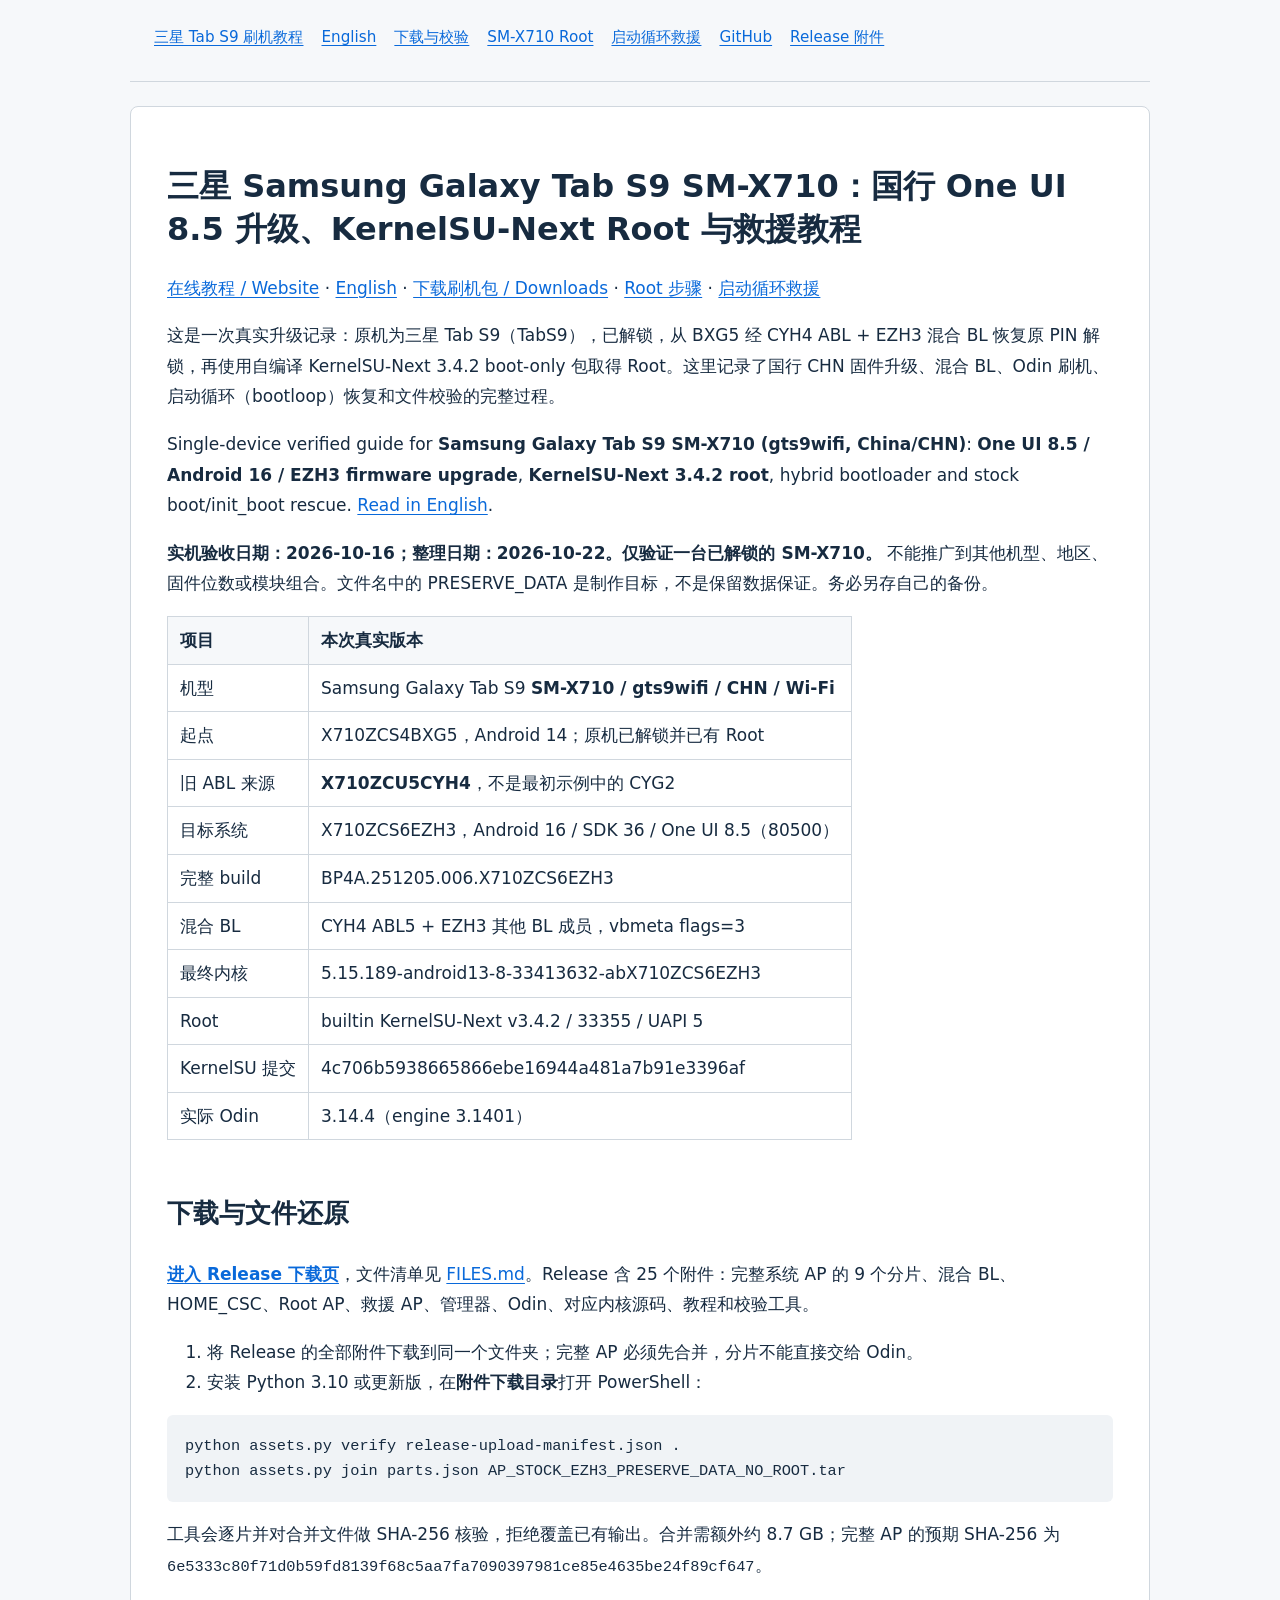
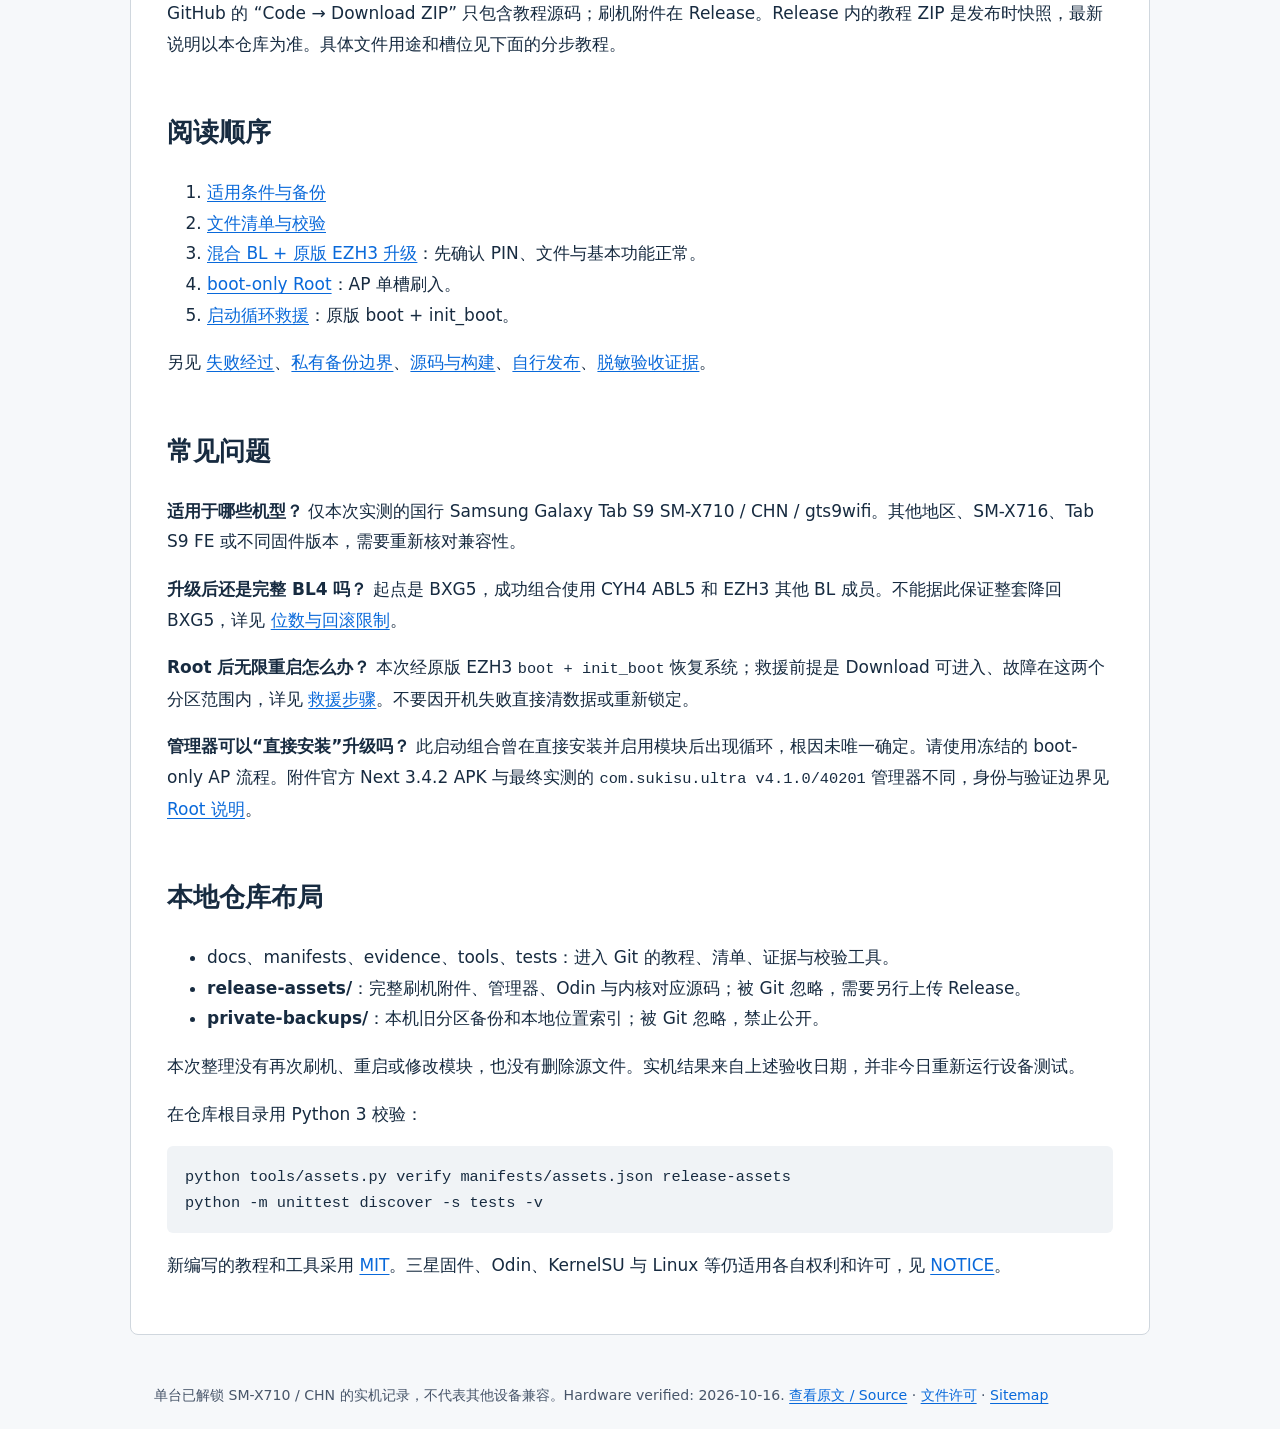
<file: docs/index.html>
<!doctype html>
<html lang="zh-CN"><head><meta charset="utf-8"><meta name="viewport" content="width=device-width, initial-scale=1">
<title>三星 Tab S9 刷机教程：SM-X710 One UI 8.5 EZH3 升级、Root 与救援</title><meta name="description" content="国行三星 Galaxy Tab S9 SM-X710 实机升级记录：混合 BL、One UI 8.5 / Android 16、KernelSU-Next 3.4.2 Root、Odin 刷机文件下载与启动循环救援。仅验证一台已解锁设备。">
<meta name="robots" content="index,follow"><link rel="canonical" href="https://cthaat.github.io/SM-X710-EZH3-Guide/"><link rel="alternate" hreflang="zh-CN" href="https://cthaat.github.io/SM-X710-EZH3-Guide/"><link rel="alternate" hreflang="en" href="https://cthaat.github.io/SM-X710-EZH3-Guide/en.html"><link rel="alternate" hreflang="x-default" href="https://cthaat.github.io/SM-X710-EZH3-Guide/">
<meta property="og:type" content="article"><meta property="og:title" content="三星 Tab S9 刷机教程：SM-X710 One UI 8.5 EZH3 升级、Root 与救援"><meta property="og:description" content="国行三星 Galaxy Tab S9 SM-X710 实机升级记录：混合 BL、One UI 8.5 / Android 16、KernelSU-Next 3.4.2 Root、Odin 刷机文件下载与启动循环救援。仅验证一台已解锁设备。"><meta property="og:url" content="https://cthaat.github.io/SM-X710-EZH3-Guide/"><meta property="og:site_name" content="SM-X710 EZH3 Guide"><meta name="twitter:card" content="summary">
<link rel="stylesheet" href="site.css"><script type="application/ld+json">{"@context": "https://schema.org", "@type": "TechArticle", "headline": "三星 Tab S9 刷机教程：SM-X710 One UI 8.5 EZH3 升级、Root 与救援", "description": "国行三星 Galaxy Tab S9 SM-X710 实机升级记录：混合 BL、One UI 8.5 / Android 16、KernelSU-Next 3.4.2 Root、Odin 刷机文件下载与启动循环救援。仅验证一台已解锁设备。", "url": "https://cthaat.github.io/SM-X710-EZH3-Guide/", "inLanguage": "zh-CN", "author": {"@type": "Person", "name": "Cthaat", "url": "https://github.com/Cthaat"}}</script></head>
<body><header><nav aria-label="Main navigation"><a href="./">三星 Tab S9 刷机教程</a><a href="en.html">English</a><a href="files.html">下载与校验</a><a href="03-root.html">SM-X710 Root</a><a href="04-rescue.html">启动循环救援</a><a href="https://github.com/Cthaat/SM-X710-EZH3-Guide">GitHub</a><a href="https://github.com/Cthaat/SM-X710-EZH3-Guide/releases/latest">Release 附件</a></nav></header>
<main><h1 id="三星-samsung-galaxy-tab-s9-sm-x710国行-one-ui-85-升级kernelsu-next-root-与救援教程">三星 Samsung Galaxy Tab S9 SM-X710：国行 One UI 8.5 升级、KernelSU-Next Root 与救援教程</h1>
<p><a href="https://cthaat.github.io/SM-X710-EZH3-Guide/">在线教程 / Website</a> · <a href="en.html">English</a> · <a href="https://github.com/Cthaat/SM-X710-EZH3-Guide/releases/latest">下载刷机包 / Downloads</a> · <a href="03-root.html">Root 步骤</a> · <a href="04-rescue.html">启动循环救援</a></p>
<p>这是一次真实升级记录：原机为三星 Tab S9（TabS9），已解锁，从 BXG5 经 CYH4 ABL + EZH3 混合 BL 恢复原 PIN 解锁，再使用自编译 KernelSU-Next 3.4.2 boot-only 包取得 Root。这里记录了国行 CHN 固件升级、混合 BL、Odin 刷机、启动循环（bootloop）恢复和文件校验的完整过程。</p>
<p>Single-device verified guide for <strong>Samsung Galaxy Tab S9 SM-X710 (gts9wifi, China/CHN)</strong>: <strong>One UI 8.5 / Android 16 / EZH3 firmware upgrade</strong>, <strong>KernelSU-Next 3.4.2 root</strong>, hybrid bootloader and stock boot/init_boot rescue. <a href="en.html">Read in English</a>.</p>
<p><strong>实机验收日期：2026-10-16；整理日期：2026-10-22。仅验证一台已解锁的 SM-X710。</strong> 不能推广到其他机型、地区、固件位数或模块组合。文件名中的 PRESERVE_DATA 是制作目标，不是保留数据保证。务必另存自己的备份。</p>
<table>
<thead>
<tr>
<th>项目</th>
<th>本次真实版本</th>
</tr>
</thead>
<tbody>
<tr>
<td>机型</td>
<td>Samsung Galaxy Tab S9 <strong>SM-X710 / gts9wifi / CHN / Wi-Fi</strong></td>
</tr>
<tr>
<td>起点</td>
<td>X710ZCS4BXG5，Android 14；原机已解锁并已有 Root</td>
</tr>
<tr>
<td>旧 ABL 来源</td>
<td><strong>X710ZCU5CYH4</strong>，不是最初示例中的 CYG2</td>
</tr>
<tr>
<td>目标系统</td>
<td>X710ZCS6EZH3，Android 16 / SDK 36 / One UI 8.5（80500）</td>
</tr>
<tr>
<td>完整 build</td>
<td>BP4A.251205.006.X710ZCS6EZH3</td>
</tr>
<tr>
<td>混合 BL</td>
<td>CYH4 ABL5 + EZH3 其他 BL 成员，vbmeta flags=3</td>
</tr>
<tr>
<td>最终内核</td>
<td>5.15.189-android13-8-33413632-abX710ZCS6EZH3</td>
</tr>
<tr>
<td>Root</td>
<td>builtin KernelSU-Next v3.4.2 / 33355 / UAPI 5</td>
</tr>
<tr>
<td>KernelSU 提交</td>
<td>4c706b5938665866ebe16944a481a7b91e3396af</td>
</tr>
<tr>
<td>实际 Odin</td>
<td>3.14.4（engine 3.1401）</td>
</tr>
</tbody>
</table>
<h2 id="下载与文件还原">下载与文件还原</h2>
<p><strong><a href="https://github.com/Cthaat/SM-X710-EZH3-Guide/releases/tag/v1.0-ezh3-ksun342">进入 Release 下载页</a></strong>，文件清单见 <a href="files.html">FILES.md</a>。Release 含 25 个附件：完整系统 AP 的 9 个分片、混合 BL、HOME_CSC、Root AP、救援 AP、管理器、Odin、对应内核源码、教程和校验工具。</p>
<ol>
<li>将 Release 的全部附件下载到同一个文件夹；完整 AP 必须先合并，分片不能直接交给 Odin。</li>
<li>安装 Python 3.10 或更新版，在<strong>附件下载目录</strong>打开 PowerShell：</li>
</ol>
<pre><code class="language-powershell">python assets.py verify release-upload-manifest.json .
python assets.py join parts.json AP_STOCK_EZH3_PRESERVE_DATA_NO_ROOT.tar
</code></pre>
<p>工具会逐片并对合并文件做 SHA-256 核验，拒绝覆盖已有输出。合并需额外约 8.7 GB；完整 AP 的预期 SHA-256 为 <code>6e5333c80f71d0b59fd8139f68c5aa7fa7090397981ce85e4635be24f89cf647</code>。</p>
<p>GitHub 的 “Code → Download ZIP” 只包含教程源码；刷机附件在 Release。Release 内的教程 ZIP 是发布时快照，最新说明以本仓库为准。具体文件用途和槽位见下面的分步教程。</p>
<h2 id="阅读顺序">阅读顺序</h2>
<ol>
<li><a href="01-preparation.html">适用条件与备份</a></li>
<li><a href="files.html">文件清单与校验</a></li>
<li><a href="02-upgrade.html">混合 BL + 原版 EZH3 升级</a>：先确认 PIN、文件与基本功能正常。</li>
<li><a href="03-root.html">boot-only Root</a>：AP 单槽刷入。</li>
<li><a href="04-rescue.html">启动循环救援</a>：原版 boot + init_boot。</li>
</ol>
<p>另见 <a href="05-failures.html">失败经过</a>、<a href="06-backups.html">私有备份边界</a>、<a href="07-source.html">源码与构建</a>、<a href="08-publishing.html">自行发布</a>、<a href="https://github.com/Cthaat/SM-X710-EZH3-Guide/blob/main/evidence/acceptance.json">脱敏验收证据</a>。</p>
<h2 id="常见问题">常见问题</h2>
<p><strong>适用于哪些机型？</strong> 仅本次实测的国行 Samsung Galaxy Tab S9 SM-X710 / CHN / gts9wifi。其他地区、SM-X716、Tab S9 FE 或不同固件版本，需要重新核对兼容性。</p>
<p><strong>升级后还是完整 BL4 吗？</strong> 起点是 BXG5，成功组合使用 CYH4 ABL5 和 EZH3 其他 BL 成员。不能据此保证整套降回 BXG5，详见 <a href="01-preparation.html">位数与回滚限制</a>。</p>
<p><strong>Root 后无限重启怎么办？</strong> 本次经原版 EZH3 <code>boot + init_boot</code> 恢复系统；救援前提是 Download 可进入、故障在这两个分区范围内，详见 <a href="04-rescue.html">救援步骤</a>。不要因开机失败直接清数据或重新锁定。</p>
<p><strong>管理器可以“直接安装”升级吗？</strong> 此启动组合曾在直接安装并启用模块后出现循环，根因未唯一确定。请使用冻结的 boot-only AP 流程。附件官方 Next 3.4.2 APK 与最终实测的 <code>com.sukisu.ultra v4.1.0/40201</code> 管理器不同，身份与验证边界见 <a href="03-root.html">Root 说明</a>。</p>
<h2 id="本地仓库布局">本地仓库布局</h2>
<ul>
<li>docs、manifests、evidence、tools、tests：进入 Git 的教程、清单、证据与校验工具。</li>
<li><strong>release-assets/</strong>：完整刷机附件、管理器、Odin 与内核对应源码；被 Git 忽略，需要另行上传 Release。</li>
<li><strong>private-backups/</strong>：本机旧分区备份和本地位置索引；被 Git 忽略，禁止公开。</li>
</ul>
<p>本次整理没有再次刷机、重启或修改模块，也没有删除源文件。实机结果来自上述验收日期，并非今日重新运行设备测试。</p>
<p>在仓库根目录用 Python 3 校验：</p>
<pre><code class="language-powershell">python tools/assets.py verify manifests/assets.json release-assets
python -m unittest discover -s tests -v
</code></pre>
<p>新编写的教程和工具采用 <a href="https://github.com/Cthaat/SM-X710-EZH3-Guide/blob/main/LICENSE">MIT</a>。三星固件、Odin、KernelSU 与 Linux 等仍适用各自权利和许可，见 <a href="notice.html">NOTICE</a>。</p>
</main>
<footer>单台已解锁 SM-X710 / CHN 的实机记录，不代表其他设备兼容。Hardware verified: 2026-10-16. <a href="https://github.com/Cthaat/SM-X710-EZH3-Guide/blob/main/README.md">查看原文 / Source</a> · <a href="notice.html">文件许可</a> · <a href="sitemap.xml">Sitemap</a></footer></body></html>
</file>
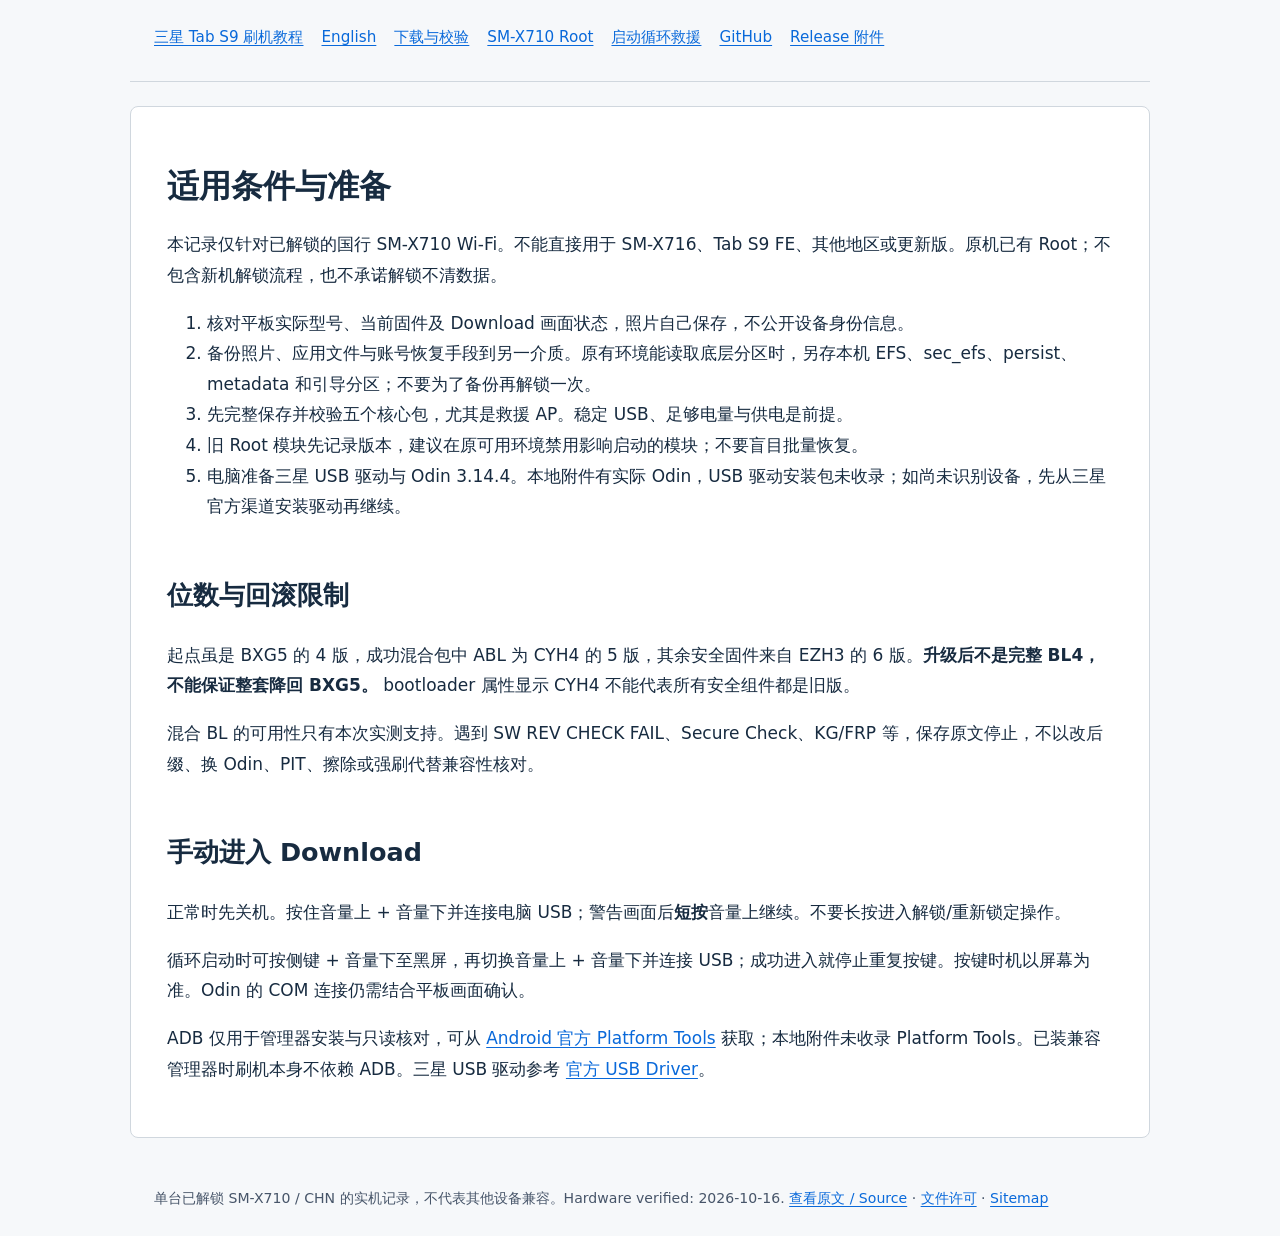
<file: docs/01-preparation.html>
<!doctype html>
<html lang="zh-CN"><head><meta charset="utf-8"><meta name="viewport" content="width=device-width, initial-scale=1">
<title>三星 Tab S9 SM-X710 刷机前的适用条件与备份</title><meta name="description" content="核对 CHN、gts9wifi、固件版本、解锁状态、回滚限制和私人备份边界。">
<meta name="robots" content="index,follow"><link rel="canonical" href="https://cthaat.github.io/SM-X710-EZH3-Guide/01-preparation.html">
<meta property="og:type" content="article"><meta property="og:title" content="三星 Tab S9 SM-X710 刷机前的适用条件与备份"><meta property="og:description" content="核对 CHN、gts9wifi、固件版本、解锁状态、回滚限制和私人备份边界。"><meta property="og:url" content="https://cthaat.github.io/SM-X710-EZH3-Guide/01-preparation.html"><meta property="og:site_name" content="SM-X710 EZH3 Guide"><meta name="twitter:card" content="summary">
<link rel="stylesheet" href="site.css"><script type="application/ld+json">{"@context": "https://schema.org", "@type": "TechArticle", "headline": "三星 Tab S9 SM-X710 刷机前的适用条件与备份", "description": "核对 CHN、gts9wifi、固件版本、解锁状态、回滚限制和私人备份边界。", "url": "https://cthaat.github.io/SM-X710-EZH3-Guide/01-preparation.html", "inLanguage": "zh-CN", "author": {"@type": "Person", "name": "Cthaat", "url": "https://github.com/Cthaat"}}</script></head>
<body><header><nav aria-label="Main navigation"><a href="./">三星 Tab S9 刷机教程</a><a href="en.html">English</a><a href="files.html">下载与校验</a><a href="03-root.html">SM-X710 Root</a><a href="04-rescue.html">启动循环救援</a><a href="https://github.com/Cthaat/SM-X710-EZH3-Guide">GitHub</a><a href="https://github.com/Cthaat/SM-X710-EZH3-Guide/releases/latest">Release 附件</a></nav></header>
<main><h1 id="适用条件与准备">适用条件与准备</h1>
<p>本记录仅针对已解锁的国行 SM-X710 Wi-Fi。不能直接用于 SM-X716、Tab S9 FE、其他地区或更新版。原机已有 Root；不包含新机解锁流程，也不承诺解锁不清数据。</p>
<ol>
<li>核对平板实际型号、当前固件及 Download 画面状态，照片自己保存，不公开设备身份信息。</li>
<li>备份照片、应用文件与账号恢复手段到另一介质。原有环境能读取底层分区时，另存本机 EFS、sec_efs、persist、metadata 和引导分区；不要为了备份再解锁一次。</li>
<li>先完整保存并校验五个核心包，尤其是救援 AP。稳定 USB、足够电量与供电是前提。</li>
<li>旧 Root 模块先记录版本，建议在原可用环境禁用影响启动的模块；不要盲目批量恢复。</li>
<li>电脑准备三星 USB 驱动与 Odin 3.14.4。本地附件有实际 Odin，USB 驱动安装包未收录；如尚未识别设备，先从三星官方渠道安装驱动再继续。</li>
</ol>
<h2 id="位数与回滚限制">位数与回滚限制</h2>
<p>起点虽是 BXG5 的 4 版，成功混合包中 ABL 为 CYH4 的 5 版，其余安全固件来自 EZH3 的 6 版。<strong>升级后不是完整 BL4，不能保证整套降回 BXG5。</strong> bootloader 属性显示 CYH4 不能代表所有安全组件都是旧版。</p>
<p>混合 BL 的可用性只有本次实测支持。遇到 SW REV CHECK FAIL、Secure Check、KG/FRP 等，保存原文停止，不以改后缀、换 Odin、PIT、擦除或强刷代替兼容性核对。</p>
<h2 id="手动进入-download">手动进入 Download</h2>
<p>正常时先关机。按住音量上 + 音量下并连接电脑 USB；警告画面后<strong>短按</strong>音量上继续。不要长按进入解锁/重新锁定操作。</p>
<p>循环启动时可按侧键 + 音量下至黑屏，再切换音量上 + 音量下并连接 USB；成功进入就停止重复按键。按键时机以屏幕为准。Odin 的 COM 连接仍需结合平板画面确认。</p>
<p>ADB 仅用于管理器安装与只读核对，可从 <a href="https://developer.android.com/tools/releases/platform-tools">Android 官方 Platform Tools</a> 获取；本地附件未收录 Platform Tools。已装兼容管理器时刷机本身不依赖 ADB。三星 USB 驱动参考 <a href="https://developer.samsung.com/android-usb-driver">官方 USB Driver</a>。</p>
</main>
<footer>单台已解锁 SM-X710 / CHN 的实机记录，不代表其他设备兼容。Hardware verified: 2026-10-16. <a href="https://github.com/Cthaat/SM-X710-EZH3-Guide/blob/main/docs/01-preparation.md">查看原文 / Source</a> · <a href="notice.html">文件许可</a> · <a href="sitemap.xml">Sitemap</a></footer></body></html>
</file>
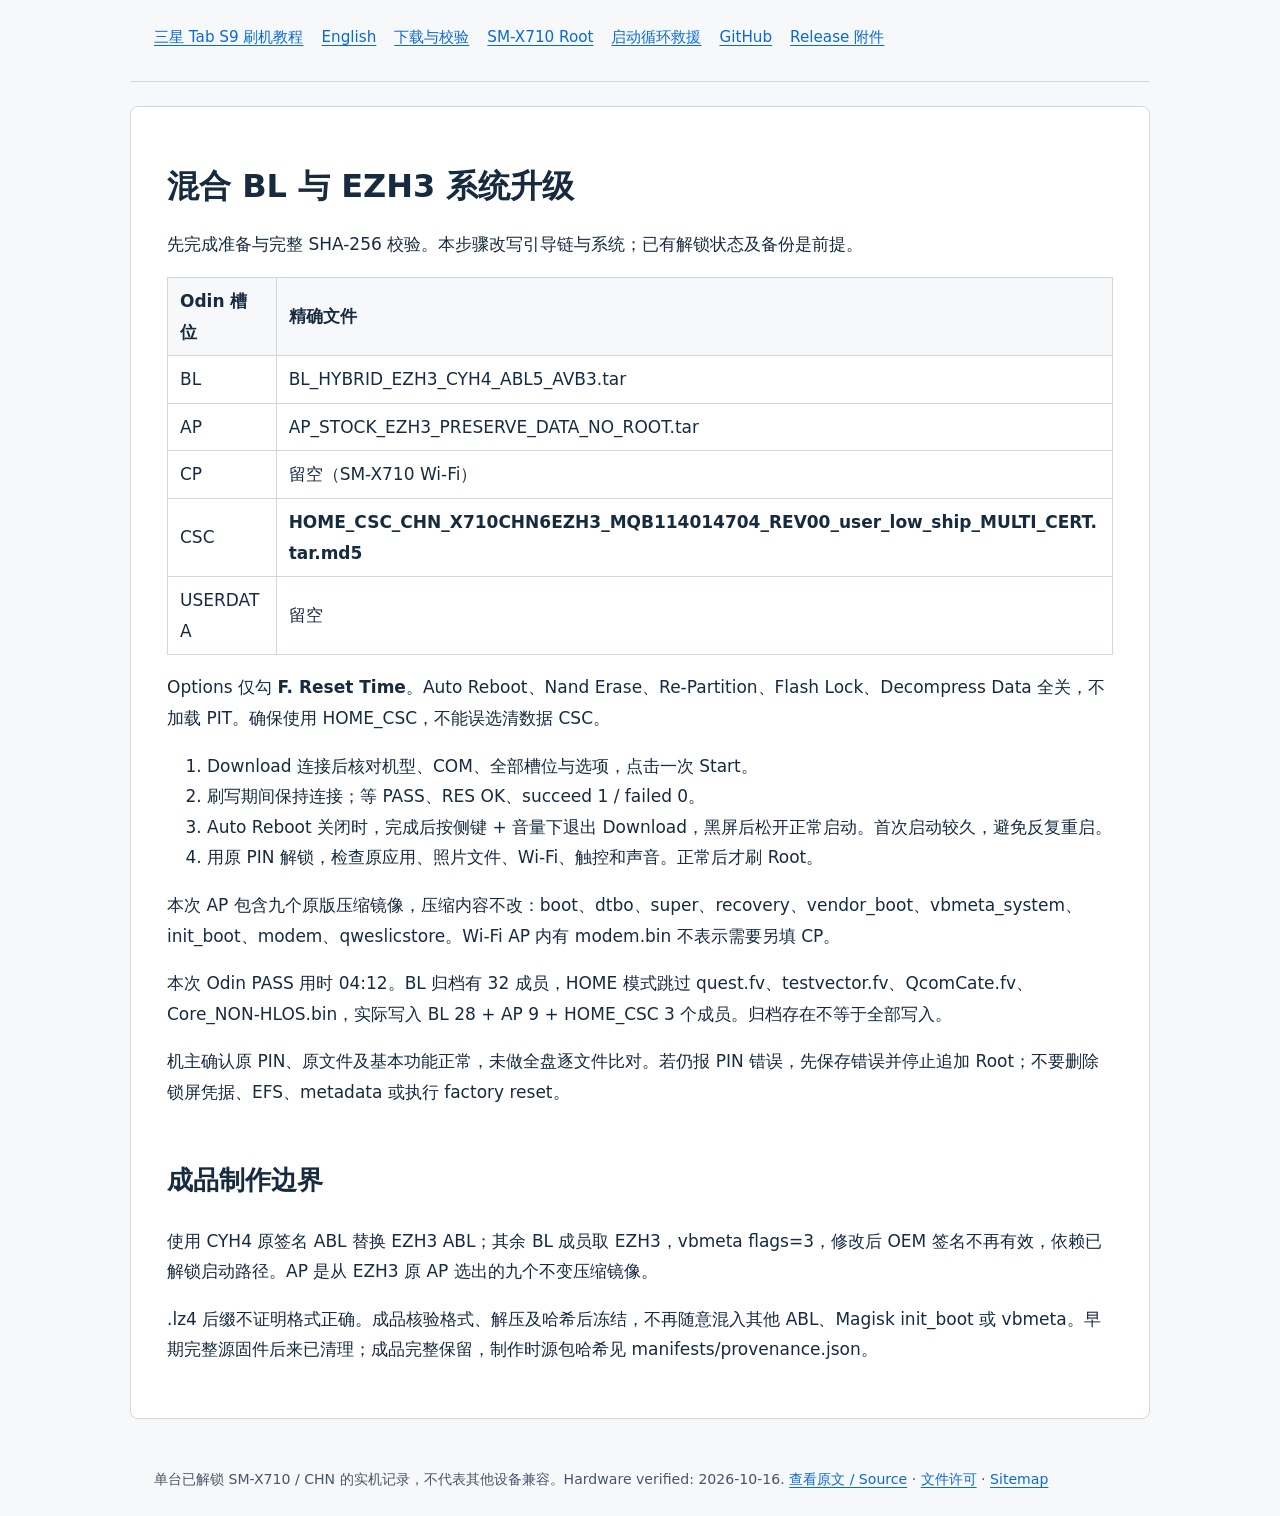
<file: docs/02-upgrade.html>
<!doctype html>
<html lang="zh-CN"><head><meta charset="utf-8"><meta name="viewport" content="width=device-width, initial-scale=1">
<title>三星 Tab S9 One UI 8.5 EZH3 混合 BL 升级步骤</title><meta name="description" content="SM-X710 使用 CYH4 ABL5 与 EZH3 其他 BL 成员的单机升级记录，包含 Odin 槽位与开机验收。">
<meta name="robots" content="index,follow"><link rel="canonical" href="https://cthaat.github.io/SM-X710-EZH3-Guide/02-upgrade.html">
<meta property="og:type" content="article"><meta property="og:title" content="三星 Tab S9 One UI 8.5 EZH3 混合 BL 升级步骤"><meta property="og:description" content="SM-X710 使用 CYH4 ABL5 与 EZH3 其他 BL 成员的单机升级记录，包含 Odin 槽位与开机验收。"><meta property="og:url" content="https://cthaat.github.io/SM-X710-EZH3-Guide/02-upgrade.html"><meta property="og:site_name" content="SM-X710 EZH3 Guide"><meta name="twitter:card" content="summary">
<link rel="stylesheet" href="site.css"><script type="application/ld+json">{"@context": "https://schema.org", "@type": "TechArticle", "headline": "三星 Tab S9 One UI 8.5 EZH3 混合 BL 升级步骤", "description": "SM-X710 使用 CYH4 ABL5 与 EZH3 其他 BL 成员的单机升级记录，包含 Odin 槽位与开机验收。", "url": "https://cthaat.github.io/SM-X710-EZH3-Guide/02-upgrade.html", "inLanguage": "zh-CN", "author": {"@type": "Person", "name": "Cthaat", "url": "https://github.com/Cthaat"}}</script></head>
<body><header><nav aria-label="Main navigation"><a href="./">三星 Tab S9 刷机教程</a><a href="en.html">English</a><a href="files.html">下载与校验</a><a href="03-root.html">SM-X710 Root</a><a href="04-rescue.html">启动循环救援</a><a href="https://github.com/Cthaat/SM-X710-EZH3-Guide">GitHub</a><a href="https://github.com/Cthaat/SM-X710-EZH3-Guide/releases/latest">Release 附件</a></nav></header>
<main><h1 id="混合-bl-与-ezh3-系统升级">混合 BL 与 EZH3 系统升级</h1>
<p>先完成准备与完整 SHA-256 校验。本步骤改写引导链与系统；已有解锁状态及备份是前提。</p>
<table>
<thead>
<tr>
<th>Odin 槽位</th>
<th>精确文件</th>
</tr>
</thead>
<tbody>
<tr>
<td>BL</td>
<td>BL_HYBRID_EZH3_CYH4_ABL5_AVB3.tar</td>
</tr>
<tr>
<td>AP</td>
<td>AP_STOCK_EZH3_PRESERVE_DATA_NO_ROOT.tar</td>
</tr>
<tr>
<td>CP</td>
<td>留空（SM-X710 Wi-Fi）</td>
</tr>
<tr>
<td>CSC</td>
<td><strong>HOME_CSC_CHN_X710CHN6EZH3_MQB114014704_REV00_user_low_ship_MULTI_CERT.tar.md5</strong></td>
</tr>
<tr>
<td>USERDATA</td>
<td>留空</td>
</tr>
</tbody>
</table>
<p>Options 仅勾 <strong>F. Reset Time</strong>。Auto Reboot、Nand Erase、Re-Partition、Flash Lock、Decompress Data 全关，不加载 PIT。确保使用 HOME_CSC，不能误选清数据 CSC。</p>
<ol>
<li>Download 连接后核对机型、COM、全部槽位与选项，点击一次 Start。</li>
<li>刷写期间保持连接；等 PASS、RES OK、succeed 1 / failed 0。</li>
<li>Auto Reboot 关闭时，完成后按侧键 + 音量下退出 Download，黑屏后松开正常启动。首次启动较久，避免反复重启。</li>
<li>用原 PIN 解锁，检查原应用、照片文件、Wi-Fi、触控和声音。正常后才刷 Root。</li>
</ol>
<p>本次 AP 包含九个原版压缩镜像，压缩内容不改：boot、dtbo、super、recovery、vendor_boot、vbmeta_system、init_boot、modem、qweslicstore。Wi-Fi AP 内有 modem.bin 不表示需要另填 CP。</p>
<p>本次 Odin PASS 用时 04:12。BL 归档有 32 成员，HOME 模式跳过 quest.fv、testvector.fv、QcomCate.fv、Core_NON-HLOS.bin，实际写入 BL 28 + AP 9 + HOME_CSC 3 个成员。归档存在不等于全部写入。</p>
<p>机主确认原 PIN、原文件及基本功能正常，未做全盘逐文件比对。若仍报 PIN 错误，先保存错误并停止追加 Root；不要删除锁屏凭据、EFS、metadata 或执行 factory reset。</p>
<h2 id="成品制作边界">成品制作边界</h2>
<p>使用 CYH4 原签名 ABL 替换 EZH3 ABL；其余 BL 成员取 EZH3，vbmeta flags=3，修改后 OEM 签名不再有效，依赖已解锁启动路径。AP 是从 EZH3 原 AP 选出的九个不变压缩镜像。</p>
<p>.lz4 后缀不证明格式正确。成品核验格式、解压及哈希后冻结，不再随意混入其他 ABL、Magisk init_boot 或 vbmeta。早期完整源固件后来已清理；成品完整保留，制作时源包哈希见 manifests/provenance.json。</p>
</main>
<footer>单台已解锁 SM-X710 / CHN 的实机记录，不代表其他设备兼容。Hardware verified: 2026-10-16. <a href="https://github.com/Cthaat/SM-X710-EZH3-Guide/blob/main/docs/02-upgrade.md">查看原文 / Source</a> · <a href="notice.html">文件许可</a> · <a href="sitemap.xml">Sitemap</a></footer></body></html>
</file>
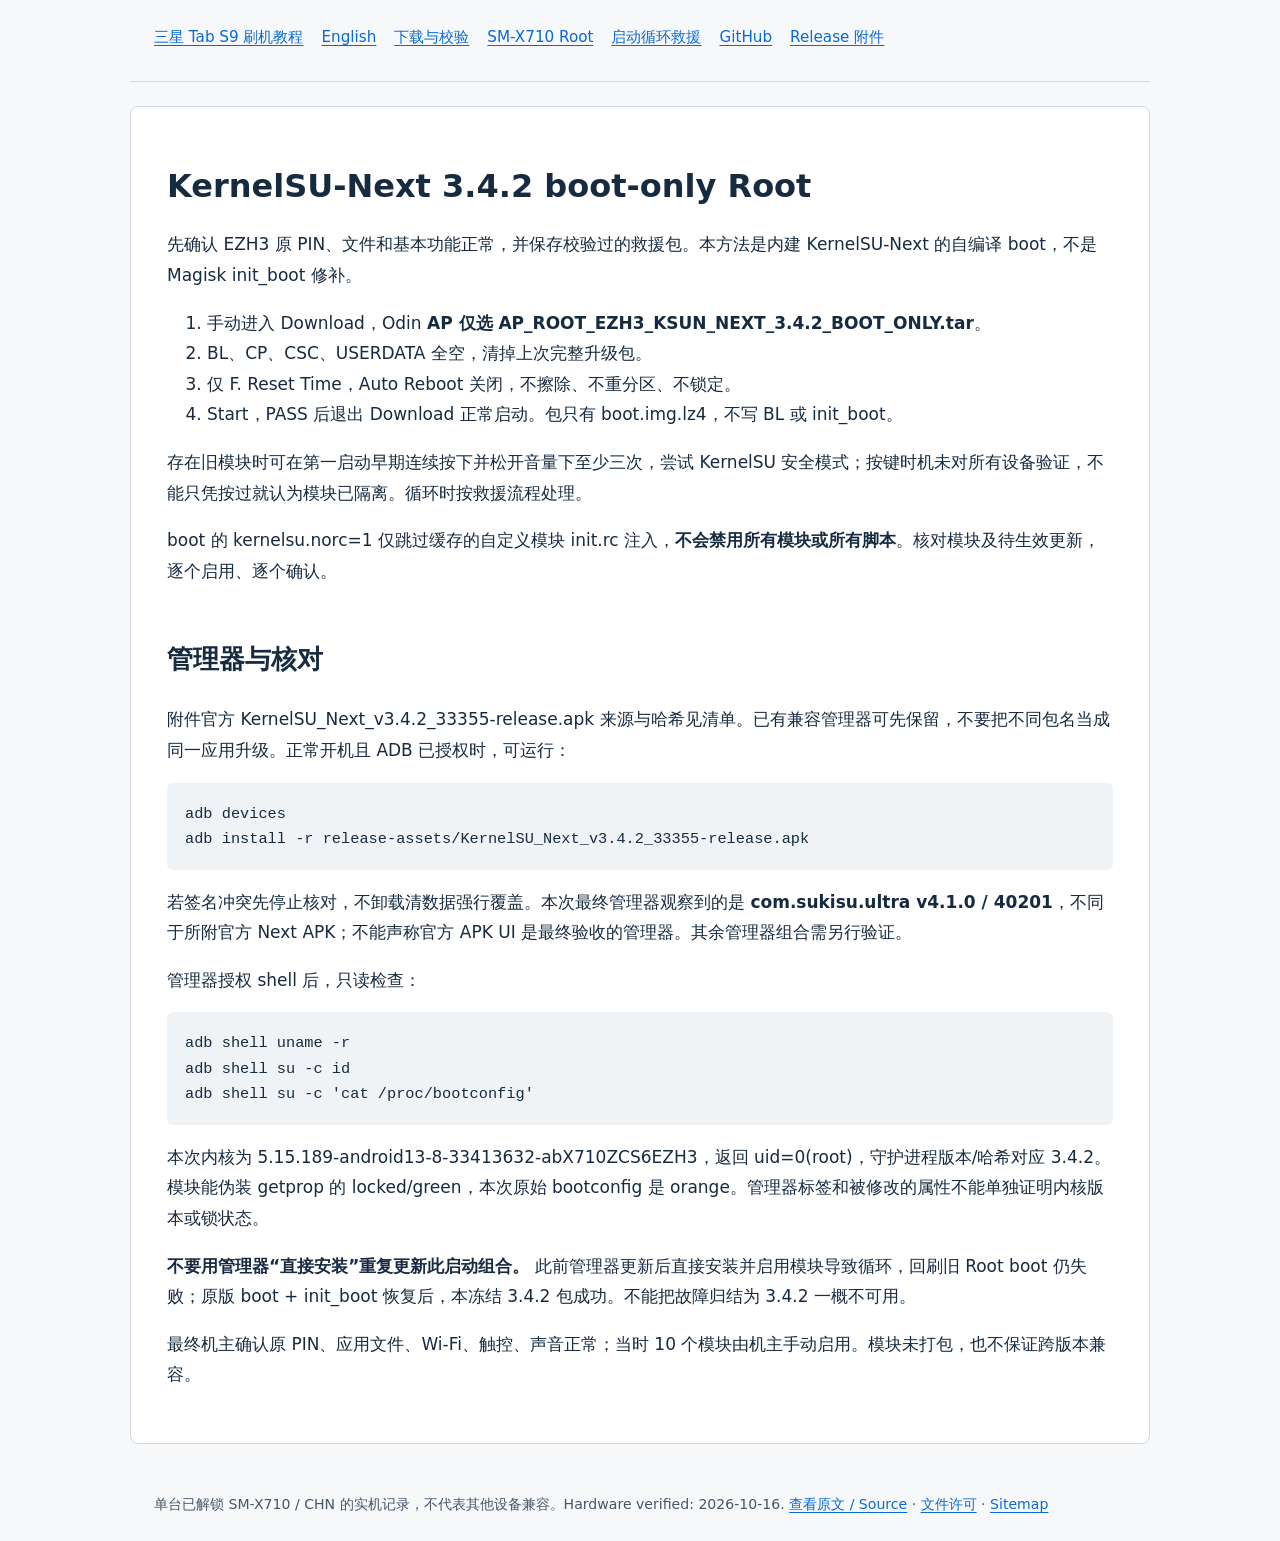
<file: docs/03-root.html>
<!doctype html>
<html lang="zh-CN"><head><meta charset="utf-8"><meta name="viewport" content="width=device-width, initial-scale=1">
<title>SM-X710 Root 教程：KernelSU-Next 3.4.2 boot-only AP</title><meta name="description" content="三星 Tab S9 EZH3 内建 KernelSU-Next Root 的 Odin AP 单槽步骤、管理器区别、ADB 核对与模块限制。">
<meta name="robots" content="index,follow"><link rel="canonical" href="https://cthaat.github.io/SM-X710-EZH3-Guide/03-root.html">
<meta property="og:type" content="article"><meta property="og:title" content="SM-X710 Root 教程：KernelSU-Next 3.4.2 boot-only AP"><meta property="og:description" content="三星 Tab S9 EZH3 内建 KernelSU-Next Root 的 Odin AP 单槽步骤、管理器区别、ADB 核对与模块限制。"><meta property="og:url" content="https://cthaat.github.io/SM-X710-EZH3-Guide/03-root.html"><meta property="og:site_name" content="SM-X710 EZH3 Guide"><meta name="twitter:card" content="summary">
<link rel="stylesheet" href="site.css"><script type="application/ld+json">{"@context": "https://schema.org", "@type": "TechArticle", "headline": "SM-X710 Root 教程：KernelSU-Next 3.4.2 boot-only AP", "description": "三星 Tab S9 EZH3 内建 KernelSU-Next Root 的 Odin AP 单槽步骤、管理器区别、ADB 核对与模块限制。", "url": "https://cthaat.github.io/SM-X710-EZH3-Guide/03-root.html", "inLanguage": "zh-CN", "author": {"@type": "Person", "name": "Cthaat", "url": "https://github.com/Cthaat"}}</script></head>
<body><header><nav aria-label="Main navigation"><a href="./">三星 Tab S9 刷机教程</a><a href="en.html">English</a><a href="files.html">下载与校验</a><a href="03-root.html">SM-X710 Root</a><a href="04-rescue.html">启动循环救援</a><a href="https://github.com/Cthaat/SM-X710-EZH3-Guide">GitHub</a><a href="https://github.com/Cthaat/SM-X710-EZH3-Guide/releases/latest">Release 附件</a></nav></header>
<main><h1 id="kernelsu-next-342-boot-only-root">KernelSU-Next 3.4.2 boot-only Root</h1>
<p>先确认 EZH3 原 PIN、文件和基本功能正常，并保存校验过的救援包。本方法是内建 KernelSU-Next 的自编译 boot，不是 Magisk init_boot 修补。</p>
<ol>
<li>手动进入 Download，Odin <strong>AP 仅选 AP_ROOT_EZH3_KSUN_NEXT_3.4.2_BOOT_ONLY.tar</strong>。</li>
<li>BL、CP、CSC、USERDATA 全空，清掉上次完整升级包。</li>
<li>仅 F. Reset Time，Auto Reboot 关闭，不擦除、不重分区、不锁定。</li>
<li>Start，PASS 后退出 Download 正常启动。包只有 boot.img.lz4，不写 BL 或 init_boot。</li>
</ol>
<p>存在旧模块时可在第一启动早期连续按下并松开音量下至少三次，尝试 KernelSU 安全模式；按键时机未对所有设备验证，不能只凭按过就认为模块已隔离。循环时按救援流程处理。</p>
<p>boot 的 kernelsu.norc=1 仅跳过缓存的自定义模块 init.rc 注入，<strong>不会禁用所有模块或所有脚本</strong>。核对模块及待生效更新，逐个启用、逐个确认。</p>
<h2 id="管理器与核对">管理器与核对</h2>
<p>附件官方 KernelSU_Next_v3.4.2_33355-release.apk 来源与哈希见清单。已有兼容管理器可先保留，不要把不同包名当成同一应用升级。正常开机且 ADB 已授权时，可运行：</p>
<pre><code class="language-powershell">adb devices
adb install -r release-assets/KernelSU_Next_v3.4.2_33355-release.apk
</code></pre>
<p>若签名冲突先停止核对，不卸载清数据强行覆盖。本次最终管理器观察到的是 <strong>com.sukisu.ultra v4.1.0 / 40201</strong>，不同于所附官方 Next APK；不能声称官方 APK UI 是最终验收的管理器。其余管理器组合需另行验证。</p>
<p>管理器授权 shell 后，只读检查：</p>
<pre><code class="language-powershell">adb shell uname -r
adb shell su -c id
adb shell su -c 'cat /proc/bootconfig'
</code></pre>
<p>本次内核为 5.15.189-android13-8-33413632-abX710ZCS6EZH3，返回 uid=0(root)，守护进程版本/哈希对应 3.4.2。模块能伪装 getprop 的 locked/green，本次原始 bootconfig 是 orange。管理器标签和被修改的属性不能单独证明内核版本或锁状态。</p>
<p><strong>不要用管理器“直接安装”重复更新此启动组合。</strong> 此前管理器更新后直接安装并启用模块导致循环，回刷旧 Root boot 仍失败；原版 boot + init_boot 恢复后，本冻结 3.4.2 包成功。不能把故障归结为 3.4.2 一概不可用。</p>
<p>最终机主确认原 PIN、应用文件、Wi-Fi、触控、声音正常；当时 10 个模块由机主手动启用。模块未打包，也不保证跨版本兼容。</p>
</main>
<footer>单台已解锁 SM-X710 / CHN 的实机记录，不代表其他设备兼容。Hardware verified: 2026-10-16. <a href="https://github.com/Cthaat/SM-X710-EZH3-Guide/blob/main/docs/03-root.md">查看原文 / Source</a> · <a href="notice.html">文件许可</a> · <a href="sitemap.xml">Sitemap</a></footer></body></html>
</file>
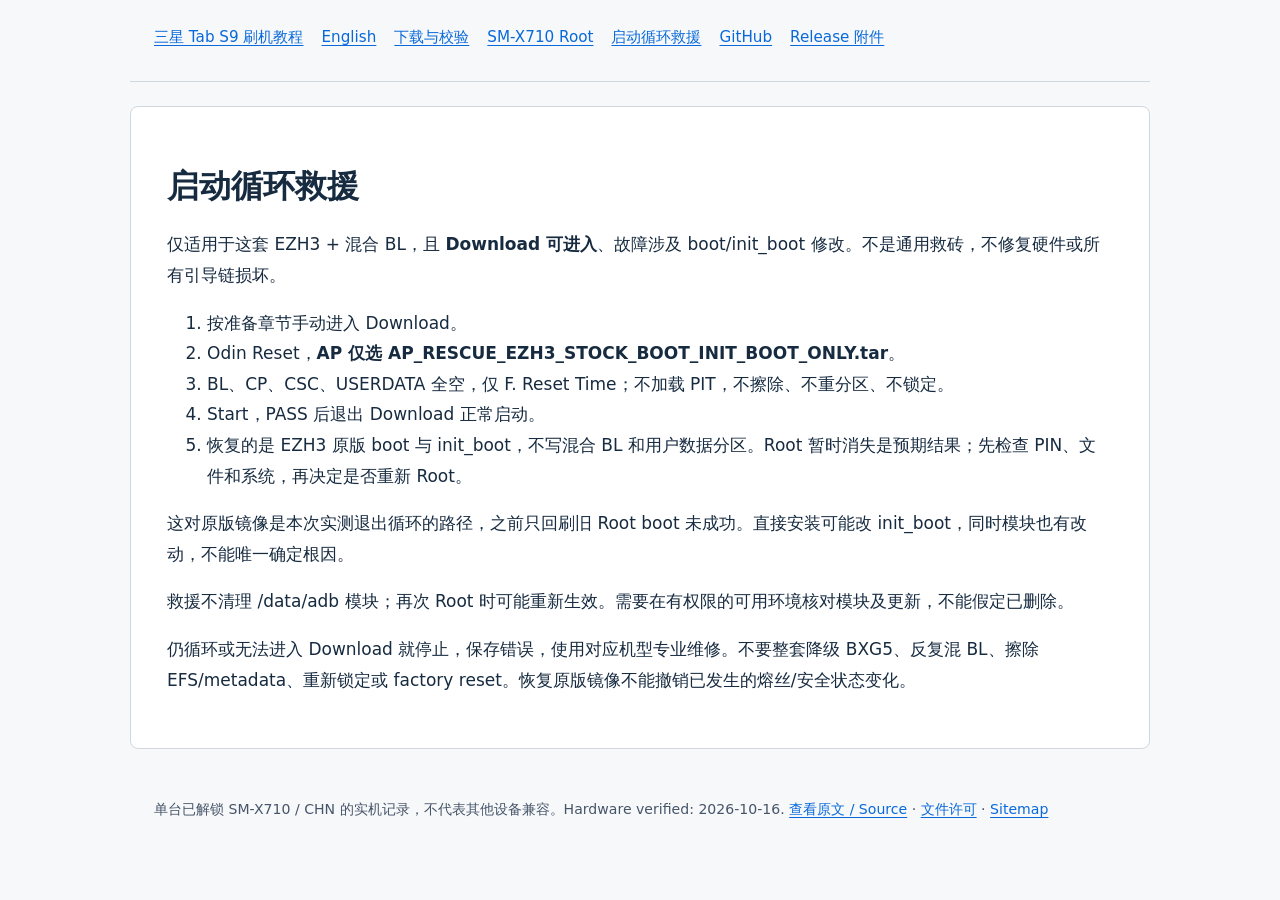
<file: docs/04-rescue.html>
<!doctype html>
<html lang="zh-CN"><head><meta charset="utf-8"><meta name="viewport" content="width=device-width, initial-scale=1">
<title>三星 Tab S9 Root 无限重启救援：恢复原版 boot 与 init_boot</title><meta name="description" content="SM-X710 EZH3 启动循环救援记录。要求 Download 模式仍可用，使用原版 boot + init_boot AP，不是所有故障的通用救砖方案。">
<meta name="robots" content="index,follow"><link rel="canonical" href="https://cthaat.github.io/SM-X710-EZH3-Guide/04-rescue.html">
<meta property="og:type" content="article"><meta property="og:title" content="三星 Tab S9 Root 无限重启救援：恢复原版 boot 与 init_boot"><meta property="og:description" content="SM-X710 EZH3 启动循环救援记录。要求 Download 模式仍可用，使用原版 boot + init_boot AP，不是所有故障的通用救砖方案。"><meta property="og:url" content="https://cthaat.github.io/SM-X710-EZH3-Guide/04-rescue.html"><meta property="og:site_name" content="SM-X710 EZH3 Guide"><meta name="twitter:card" content="summary">
<link rel="stylesheet" href="site.css"><script type="application/ld+json">{"@context": "https://schema.org", "@type": "TechArticle", "headline": "三星 Tab S9 Root 无限重启救援：恢复原版 boot 与 init_boot", "description": "SM-X710 EZH3 启动循环救援记录。要求 Download 模式仍可用，使用原版 boot + init_boot AP，不是所有故障的通用救砖方案。", "url": "https://cthaat.github.io/SM-X710-EZH3-Guide/04-rescue.html", "inLanguage": "zh-CN", "author": {"@type": "Person", "name": "Cthaat", "url": "https://github.com/Cthaat"}}</script></head>
<body><header><nav aria-label="Main navigation"><a href="./">三星 Tab S9 刷机教程</a><a href="en.html">English</a><a href="files.html">下载与校验</a><a href="03-root.html">SM-X710 Root</a><a href="04-rescue.html">启动循环救援</a><a href="https://github.com/Cthaat/SM-X710-EZH3-Guide">GitHub</a><a href="https://github.com/Cthaat/SM-X710-EZH3-Guide/releases/latest">Release 附件</a></nav></header>
<main><h1 id="启动循环救援">启动循环救援</h1>
<p>仅适用于这套 EZH3 + 混合 BL，且 <strong>Download 可进入</strong>、故障涉及 boot/init_boot 修改。不是通用救砖，不修复硬件或所有引导链损坏。</p>
<ol>
<li>按准备章节手动进入 Download。</li>
<li>Odin Reset，<strong>AP 仅选 AP_RESCUE_EZH3_STOCK_BOOT_INIT_BOOT_ONLY.tar</strong>。</li>
<li>BL、CP、CSC、USERDATA 全空，仅 F. Reset Time；不加载 PIT，不擦除、不重分区、不锁定。</li>
<li>Start，PASS 后退出 Download 正常启动。</li>
<li>恢复的是 EZH3 原版 boot 与 init_boot，不写混合 BL 和用户数据分区。Root 暂时消失是预期结果；先检查 PIN、文件和系统，再决定是否重新 Root。</li>
</ol>
<p>这对原版镜像是本次实测退出循环的路径，之前只回刷旧 Root boot 未成功。直接安装可能改 init_boot，同时模块也有改动，不能唯一确定根因。</p>
<p>救援不清理 /data/adb 模块；再次 Root 时可能重新生效。需要在有权限的可用环境核对模块及更新，不能假定已删除。</p>
<p>仍循环或无法进入 Download 就停止，保存错误，使用对应机型专业维修。不要整套降级 BXG5、反复混 BL、擦除 EFS/metadata、重新锁定或 factory reset。恢复原版镜像不能撤销已发生的熔丝/安全状态变化。</p>
</main>
<footer>单台已解锁 SM-X710 / CHN 的实机记录，不代表其他设备兼容。Hardware verified: 2026-10-16. <a href="https://github.com/Cthaat/SM-X710-EZH3-Guide/blob/main/docs/04-rescue.md">查看原文 / Source</a> · <a href="notice.html">文件许可</a> · <a href="sitemap.xml">Sitemap</a></footer></body></html>
</file>
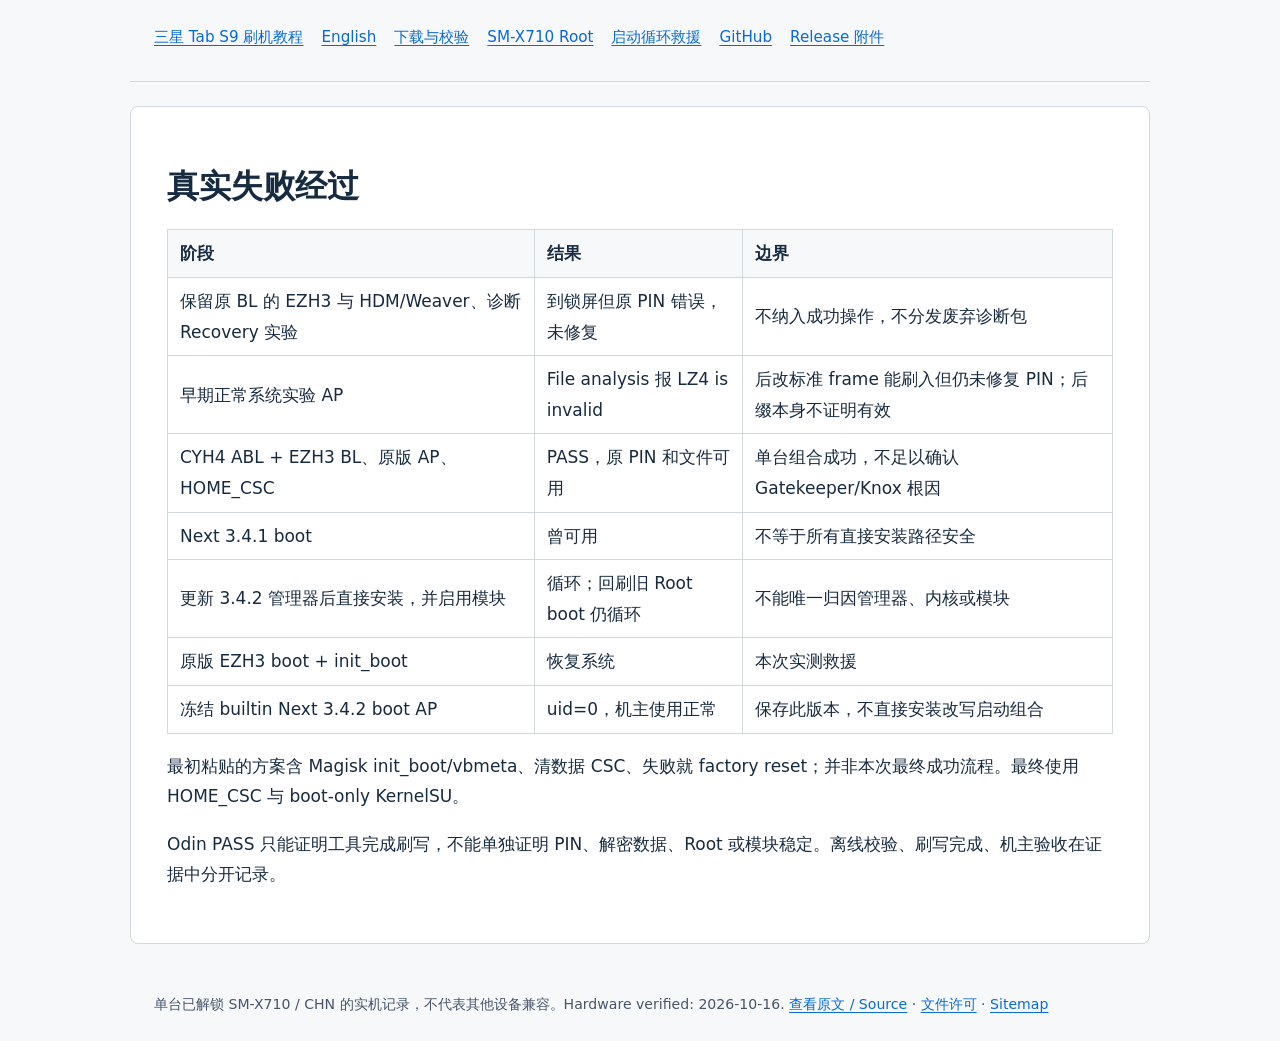
<file: docs/05-failures.html>
<!doctype html>
<html lang="zh-CN"><head><meta charset="utf-8"><meta name="viewport" content="width=device-width, initial-scale=1">
<title>SM-X710 刷机与 Root 失败记录及验证边界</title><meta name="description" content="记录 PIN 错误、LZ4 打包与 Root 启动循环经过，区分假设、失败试验与实机结果。">
<meta name="robots" content="index,follow"><link rel="canonical" href="https://cthaat.github.io/SM-X710-EZH3-Guide/05-failures.html">
<meta property="og:type" content="article"><meta property="og:title" content="SM-X710 刷机与 Root 失败记录及验证边界"><meta property="og:description" content="记录 PIN 错误、LZ4 打包与 Root 启动循环经过，区分假设、失败试验与实机结果。"><meta property="og:url" content="https://cthaat.github.io/SM-X710-EZH3-Guide/05-failures.html"><meta property="og:site_name" content="SM-X710 EZH3 Guide"><meta name="twitter:card" content="summary">
<link rel="stylesheet" href="site.css"><script type="application/ld+json">{"@context": "https://schema.org", "@type": "TechArticle", "headline": "SM-X710 刷机与 Root 失败记录及验证边界", "description": "记录 PIN 错误、LZ4 打包与 Root 启动循环经过，区分假设、失败试验与实机结果。", "url": "https://cthaat.github.io/SM-X710-EZH3-Guide/05-failures.html", "inLanguage": "zh-CN", "author": {"@type": "Person", "name": "Cthaat", "url": "https://github.com/Cthaat"}}</script></head>
<body><header><nav aria-label="Main navigation"><a href="./">三星 Tab S9 刷机教程</a><a href="en.html">English</a><a href="files.html">下载与校验</a><a href="03-root.html">SM-X710 Root</a><a href="04-rescue.html">启动循环救援</a><a href="https://github.com/Cthaat/SM-X710-EZH3-Guide">GitHub</a><a href="https://github.com/Cthaat/SM-X710-EZH3-Guide/releases/latest">Release 附件</a></nav></header>
<main><h1 id="真实失败经过">真实失败经过</h1>
<table>
<thead>
<tr>
<th>阶段</th>
<th>结果</th>
<th>边界</th>
</tr>
</thead>
<tbody>
<tr>
<td>保留原 BL 的 EZH3 与 HDM/Weaver、诊断 Recovery 实验</td>
<td>到锁屏但原 PIN 错误，未修复</td>
<td>不纳入成功操作，不分发废弃诊断包</td>
</tr>
<tr>
<td>早期正常系统实验 AP</td>
<td>File analysis 报 LZ4 is invalid</td>
<td>后改标准 frame 能刷入但仍未修复 PIN；后缀本身不证明有效</td>
</tr>
<tr>
<td>CYH4 ABL + EZH3 BL、原版 AP、HOME_CSC</td>
<td>PASS，原 PIN 和文件可用</td>
<td>单台组合成功，不足以确认 Gatekeeper/Knox 根因</td>
</tr>
<tr>
<td>Next 3.4.1 boot</td>
<td>曾可用</td>
<td>不等于所有直接安装路径安全</td>
</tr>
<tr>
<td>更新 3.4.2 管理器后直接安装，并启用模块</td>
<td>循环；回刷旧 Root boot 仍循环</td>
<td>不能唯一归因管理器、内核或模块</td>
</tr>
<tr>
<td>原版 EZH3 boot + init_boot</td>
<td>恢复系统</td>
<td>本次实测救援</td>
</tr>
<tr>
<td>冻结 builtin Next 3.4.2 boot AP</td>
<td>uid=0，机主使用正常</td>
<td>保存此版本，不直接安装改写启动组合</td>
</tr>
</tbody>
</table>
<p>最初粘贴的方案含 Magisk init_boot/vbmeta、清数据 CSC、失败就 factory reset；并非本次最终成功流程。最终使用 HOME_CSC 与 boot-only KernelSU。</p>
<p>Odin PASS 只能证明工具完成刷写，不能单独证明 PIN、解密数据、Root 或模块稳定。离线校验、刷写完成、机主验收在证据中分开记录。</p>
</main>
<footer>单台已解锁 SM-X710 / CHN 的实机记录，不代表其他设备兼容。Hardware verified: 2026-10-16. <a href="https://github.com/Cthaat/SM-X710-EZH3-Guide/blob/main/docs/05-failures.md">查看原文 / Source</a> · <a href="notice.html">文件许可</a> · <a href="sitemap.xml">Sitemap</a></footer></body></html>
</file>
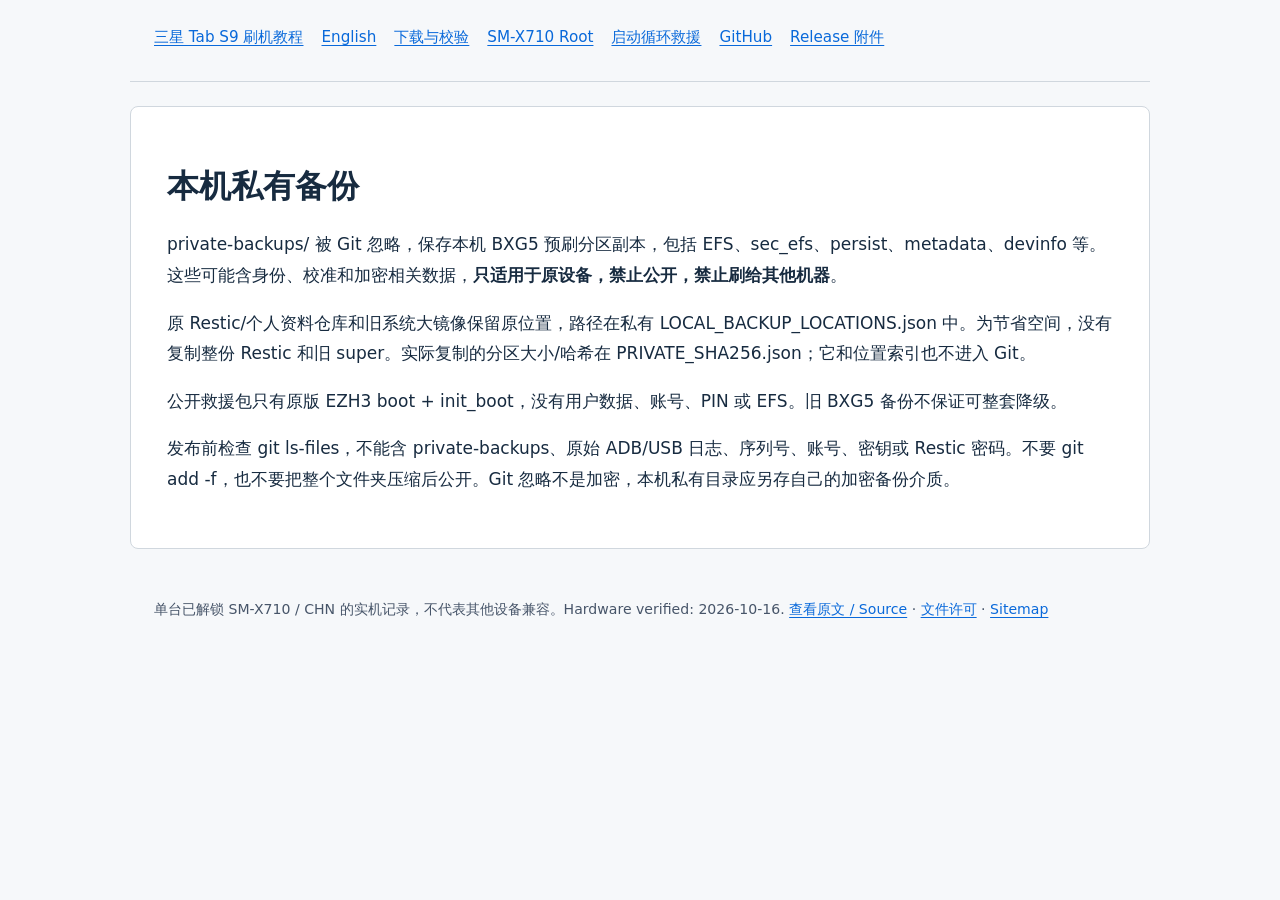
<file: docs/06-backups.html>
<!doctype html>
<html lang="zh-CN"><head><meta charset="utf-8"><meta name="viewport" content="width=device-width, initial-scale=1">
<title>SM-X710 私人分区备份与公开文件边界</title><meta name="description" content="备份原则和恢复限制；本网站不公开个人 EFS、加密元数据或原始设备日志。">
<meta name="robots" content="index,follow"><link rel="canonical" href="https://cthaat.github.io/SM-X710-EZH3-Guide/06-backups.html">
<meta property="og:type" content="article"><meta property="og:title" content="SM-X710 私人分区备份与公开文件边界"><meta property="og:description" content="备份原则和恢复限制；本网站不公开个人 EFS、加密元数据或原始设备日志。"><meta property="og:url" content="https://cthaat.github.io/SM-X710-EZH3-Guide/06-backups.html"><meta property="og:site_name" content="SM-X710 EZH3 Guide"><meta name="twitter:card" content="summary">
<link rel="stylesheet" href="site.css"><script type="application/ld+json">{"@context": "https://schema.org", "@type": "TechArticle", "headline": "SM-X710 私人分区备份与公开文件边界", "description": "备份原则和恢复限制；本网站不公开个人 EFS、加密元数据或原始设备日志。", "url": "https://cthaat.github.io/SM-X710-EZH3-Guide/06-backups.html", "inLanguage": "zh-CN", "author": {"@type": "Person", "name": "Cthaat", "url": "https://github.com/Cthaat"}}</script></head>
<body><header><nav aria-label="Main navigation"><a href="./">三星 Tab S9 刷机教程</a><a href="en.html">English</a><a href="files.html">下载与校验</a><a href="03-root.html">SM-X710 Root</a><a href="04-rescue.html">启动循环救援</a><a href="https://github.com/Cthaat/SM-X710-EZH3-Guide">GitHub</a><a href="https://github.com/Cthaat/SM-X710-EZH3-Guide/releases/latest">Release 附件</a></nav></header>
<main><h1 id="本机私有备份">本机私有备份</h1>
<p>private-backups/ 被 Git 忽略，保存本机 BXG5 预刷分区副本，包括 EFS、sec_efs、persist、metadata、devinfo 等。这些可能含身份、校准和加密相关数据，<strong>只适用于原设备，禁止公开，禁止刷给其他机器</strong>。</p>
<p>原 Restic/个人资料仓库和旧系统大镜像保留原位置，路径在私有 LOCAL_BACKUP_LOCATIONS.json 中。为节省空间，没有复制整份 Restic 和旧 super。实际复制的分区大小/哈希在 PRIVATE_SHA256.json；它和位置索引也不进入 Git。</p>
<p>公开救援包只有原版 EZH3 boot + init_boot，没有用户数据、账号、PIN 或 EFS。旧 BXG5 备份不保证可整套降级。</p>
<p>发布前检查 git ls-files，不能含 private-backups、原始 ADB/USB 日志、序列号、账号、密钥或 Restic 密码。不要 git add -f，也不要把整个文件夹压缩后公开。Git 忽略不是加密，本机私有目录应另存自己的加密备份介质。</p>
</main>
<footer>单台已解锁 SM-X710 / CHN 的实机记录，不代表其他设备兼容。Hardware verified: 2026-10-16. <a href="https://github.com/Cthaat/SM-X710-EZH3-Guide/blob/main/docs/06-backups.md">查看原文 / Source</a> · <a href="notice.html">文件许可</a> · <a href="sitemap.xml">Sitemap</a></footer></body></html>
</file>
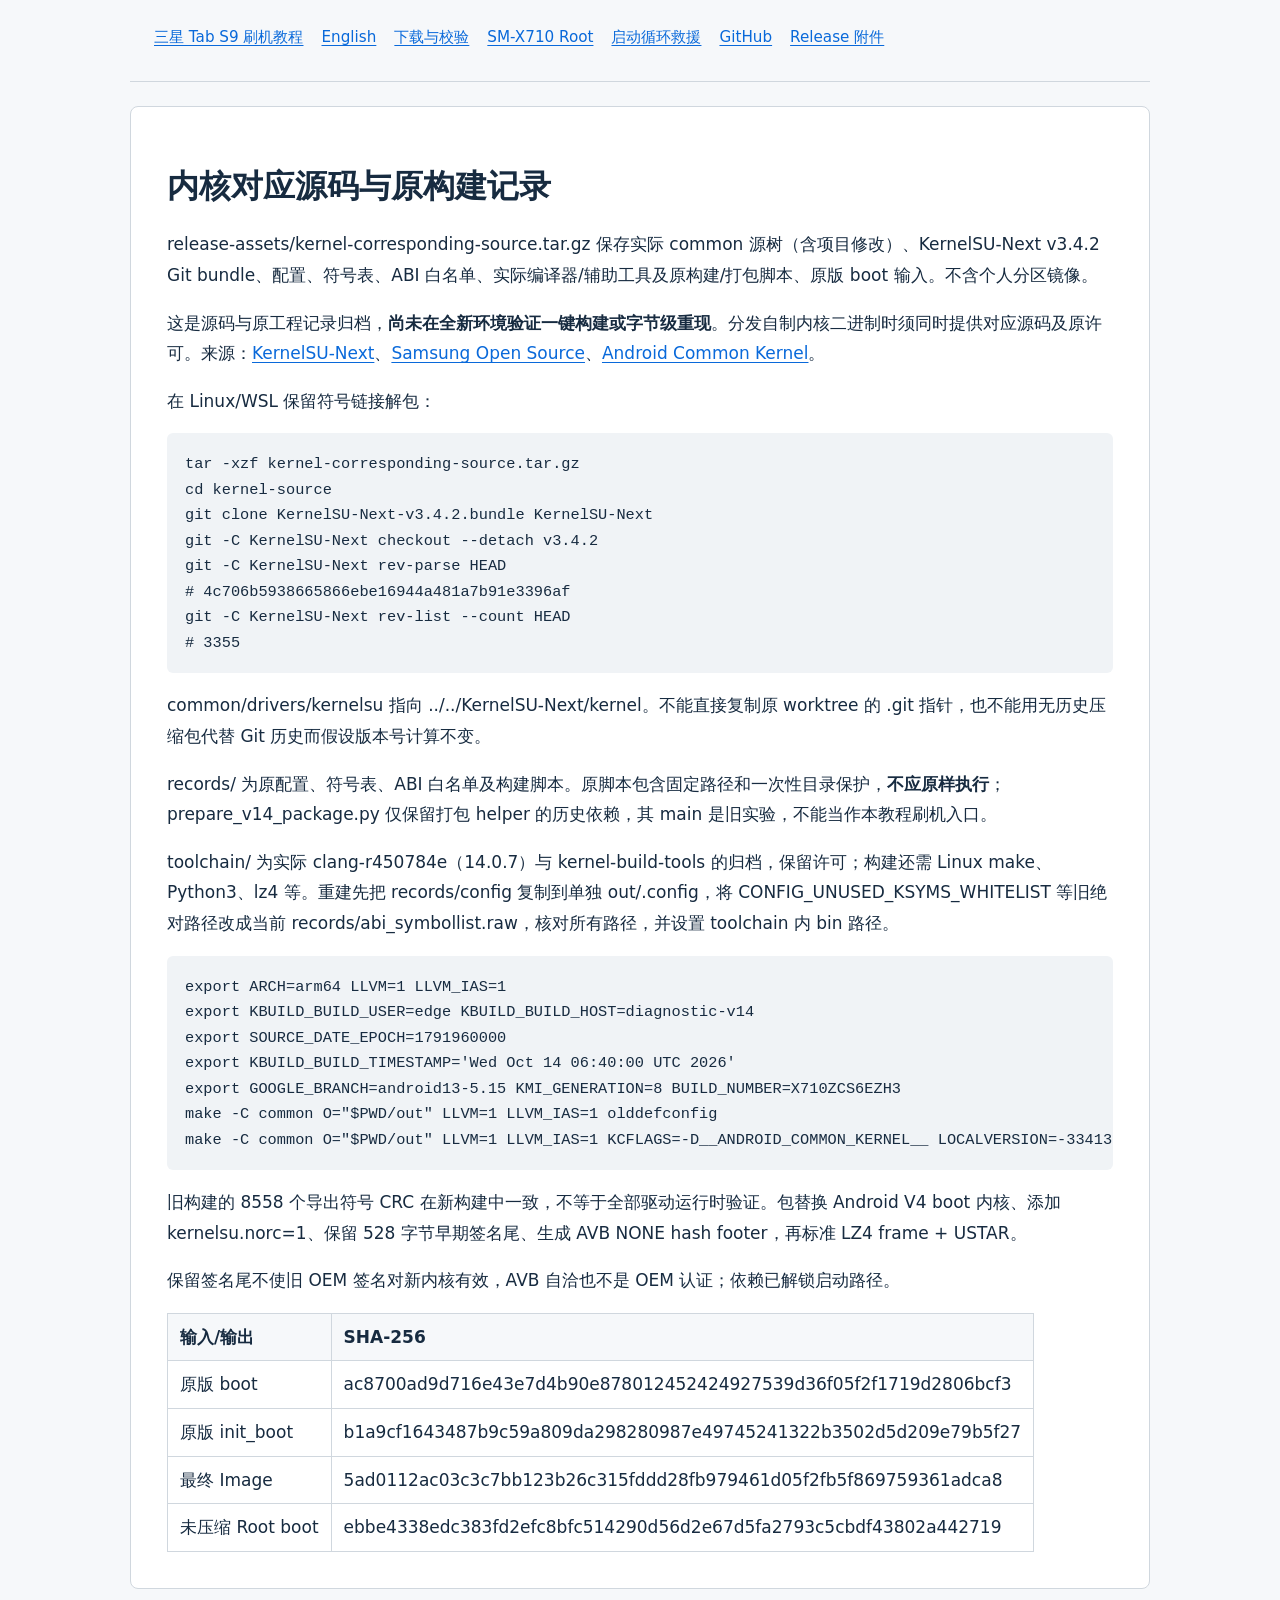
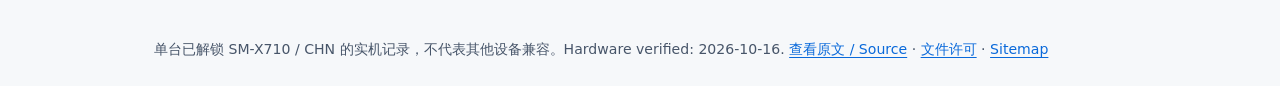
<file: docs/07-source.html>
<!doctype html>
<html lang="zh-CN"><head><meta charset="utf-8"><meta name="viewport" content="width=device-width, initial-scale=1">
<title>SM-X710 KernelSU-Next 内核对应源码与构建记录</title><meta name="description" content="自编译 EZH3 内核对应源码、工具链、配置及出处；尚未验证全新环境的字节级重现。">
<meta name="robots" content="index,follow"><link rel="canonical" href="https://cthaat.github.io/SM-X710-EZH3-Guide/07-source.html">
<meta property="og:type" content="article"><meta property="og:title" content="SM-X710 KernelSU-Next 内核对应源码与构建记录"><meta property="og:description" content="自编译 EZH3 内核对应源码、工具链、配置及出处；尚未验证全新环境的字节级重现。"><meta property="og:url" content="https://cthaat.github.io/SM-X710-EZH3-Guide/07-source.html"><meta property="og:site_name" content="SM-X710 EZH3 Guide"><meta name="twitter:card" content="summary">
<link rel="stylesheet" href="site.css"><script type="application/ld+json">{"@context": "https://schema.org", "@type": "TechArticle", "headline": "SM-X710 KernelSU-Next 内核对应源码与构建记录", "description": "自编译 EZH3 内核对应源码、工具链、配置及出处；尚未验证全新环境的字节级重现。", "url": "https://cthaat.github.io/SM-X710-EZH3-Guide/07-source.html", "inLanguage": "zh-CN", "author": {"@type": "Person", "name": "Cthaat", "url": "https://github.com/Cthaat"}}</script></head>
<body><header><nav aria-label="Main navigation"><a href="./">三星 Tab S9 刷机教程</a><a href="en.html">English</a><a href="files.html">下载与校验</a><a href="03-root.html">SM-X710 Root</a><a href="04-rescue.html">启动循环救援</a><a href="https://github.com/Cthaat/SM-X710-EZH3-Guide">GitHub</a><a href="https://github.com/Cthaat/SM-X710-EZH3-Guide/releases/latest">Release 附件</a></nav></header>
<main><h1 id="内核对应源码与原构建记录">内核对应源码与原构建记录</h1>
<p>release-assets/kernel-corresponding-source.tar.gz 保存实际 common 源树（含项目修改）、KernelSU-Next v3.4.2 Git bundle、配置、符号表、ABI 白名单、实际编译器/辅助工具及原构建/打包脚本、原版 boot 输入。不含个人分区镜像。</p>
<p>这是源码与原工程记录归档，<strong>尚未在全新环境验证一键构建或字节级重现</strong>。分发自制内核二进制时须同时提供对应源码及原许可。来源：<a href="https://github.com/KernelSU-Next/KernelSU-Next/tree/4c706b5938665866ebe16944a481a7b91e3396af">KernelSU-Next</a>、<a href="https://opensource.samsung.com/">Samsung Open Source</a>、<a href="https://android.googlesource.com/kernel/common/">Android Common Kernel</a>。</p>
<p>在 Linux/WSL 保留符号链接解包：</p>
<pre><code class="language-bash">tar -xzf kernel-corresponding-source.tar.gz
cd kernel-source
git clone KernelSU-Next-v3.4.2.bundle KernelSU-Next
git -C KernelSU-Next checkout --detach v3.4.2
git -C KernelSU-Next rev-parse HEAD
# 4c706b5938665866ebe16944a481a7b91e3396af
git -C KernelSU-Next rev-list --count HEAD
# 3355
</code></pre>
<p>common/drivers/kernelsu 指向 ../../KernelSU-Next/kernel。不能直接复制原 worktree 的 .git 指针，也不能用无历史压缩包代替 Git 历史而假设版本号计算不变。</p>
<p>records/ 为原配置、符号表、ABI 白名单及构建脚本。原脚本包含固定路径和一次性目录保护，<strong>不应原样执行</strong>；prepare_v14_package.py 仅保留打包 helper 的历史依赖，其 main 是旧实验，不能当作本教程刷机入口。</p>
<p>toolchain/ 为实际 clang-r450784e（14.0.7）与 kernel-build-tools 的归档，保留许可；构建还需 Linux make、Python3、lz4 等。重建先把 records/config 复制到单独 out/.config，将 CONFIG_UNUSED_KSYMS_WHITELIST 等旧绝对路径改成当前 records/abi_symbollist.raw，核对所有路径，并设置 toolchain 内 bin 路径。</p>
<pre><code class="language-bash">export ARCH=arm64 LLVM=1 LLVM_IAS=1
export KBUILD_BUILD_USER=edge KBUILD_BUILD_HOST=diagnostic-v14
export SOURCE_DATE_EPOCH=1791960000
export KBUILD_BUILD_TIMESTAMP='Wed Oct 14 06:40:00 UTC 2026'
export GOOGLE_BRANCH=android13-5.15 KMI_GENERATION=8 BUILD_NUMBER=X710ZCS6EZH3
make -C common O=&quot;$PWD/out&quot; LLVM=1 LLVM_IAS=1 olddefconfig
make -C common O=&quot;$PWD/out&quot; LLVM=1 LLVM_IAS=1 KCFLAGS=-D__ANDROID_COMMON_KERNEL__ LOCALVERSION=-33413632 -j3 Image modules
</code></pre>
<p>旧构建的 8558 个导出符号 CRC 在新构建中一致，不等于全部驱动运行时验证。包替换 Android V4 boot 内核、添加 kernelsu.norc=1、保留 528 字节早期签名尾、生成 AVB NONE hash footer，再标准 LZ4 frame + USTAR。</p>
<p>保留签名尾不使旧 OEM 签名对新内核有效，AVB 自洽也不是 OEM 认证；依赖已解锁启动路径。</p>
<table>
<thead>
<tr>
<th>输入/输出</th>
<th>SHA-256</th>
</tr>
</thead>
<tbody>
<tr>
<td>原版 boot</td>
<td>ac8700ad9d716e43e7d4b90e878012452424927539d36f05f2f1719d2806bcf3</td>
</tr>
<tr>
<td>原版 init_boot</td>
<td>b1a9cf1643487b9c59a809da298280987e49745241322b3502d5d209e79b5f27</td>
</tr>
<tr>
<td>最终 Image</td>
<td>5ad0112ac03c3c7bb123b26c315fddd28fb979461d05f2fb5f869759361adca8</td>
</tr>
<tr>
<td>未压缩 Root boot</td>
<td>ebbe4338edc383fd2efc8bfc514290d56d2e67d5fa2793c5cbdf43802a442719</td>
</tr>
</tbody>
</table>
</main>
<footer>单台已解锁 SM-X710 / CHN 的实机记录，不代表其他设备兼容。Hardware verified: 2026-10-16. <a href="https://github.com/Cthaat/SM-X710-EZH3-Guide/blob/main/docs/07-source.md">查看原文 / Source</a> · <a href="notice.html">文件许可</a> · <a href="sitemap.xml">Sitemap</a></footer></body></html>
</file>
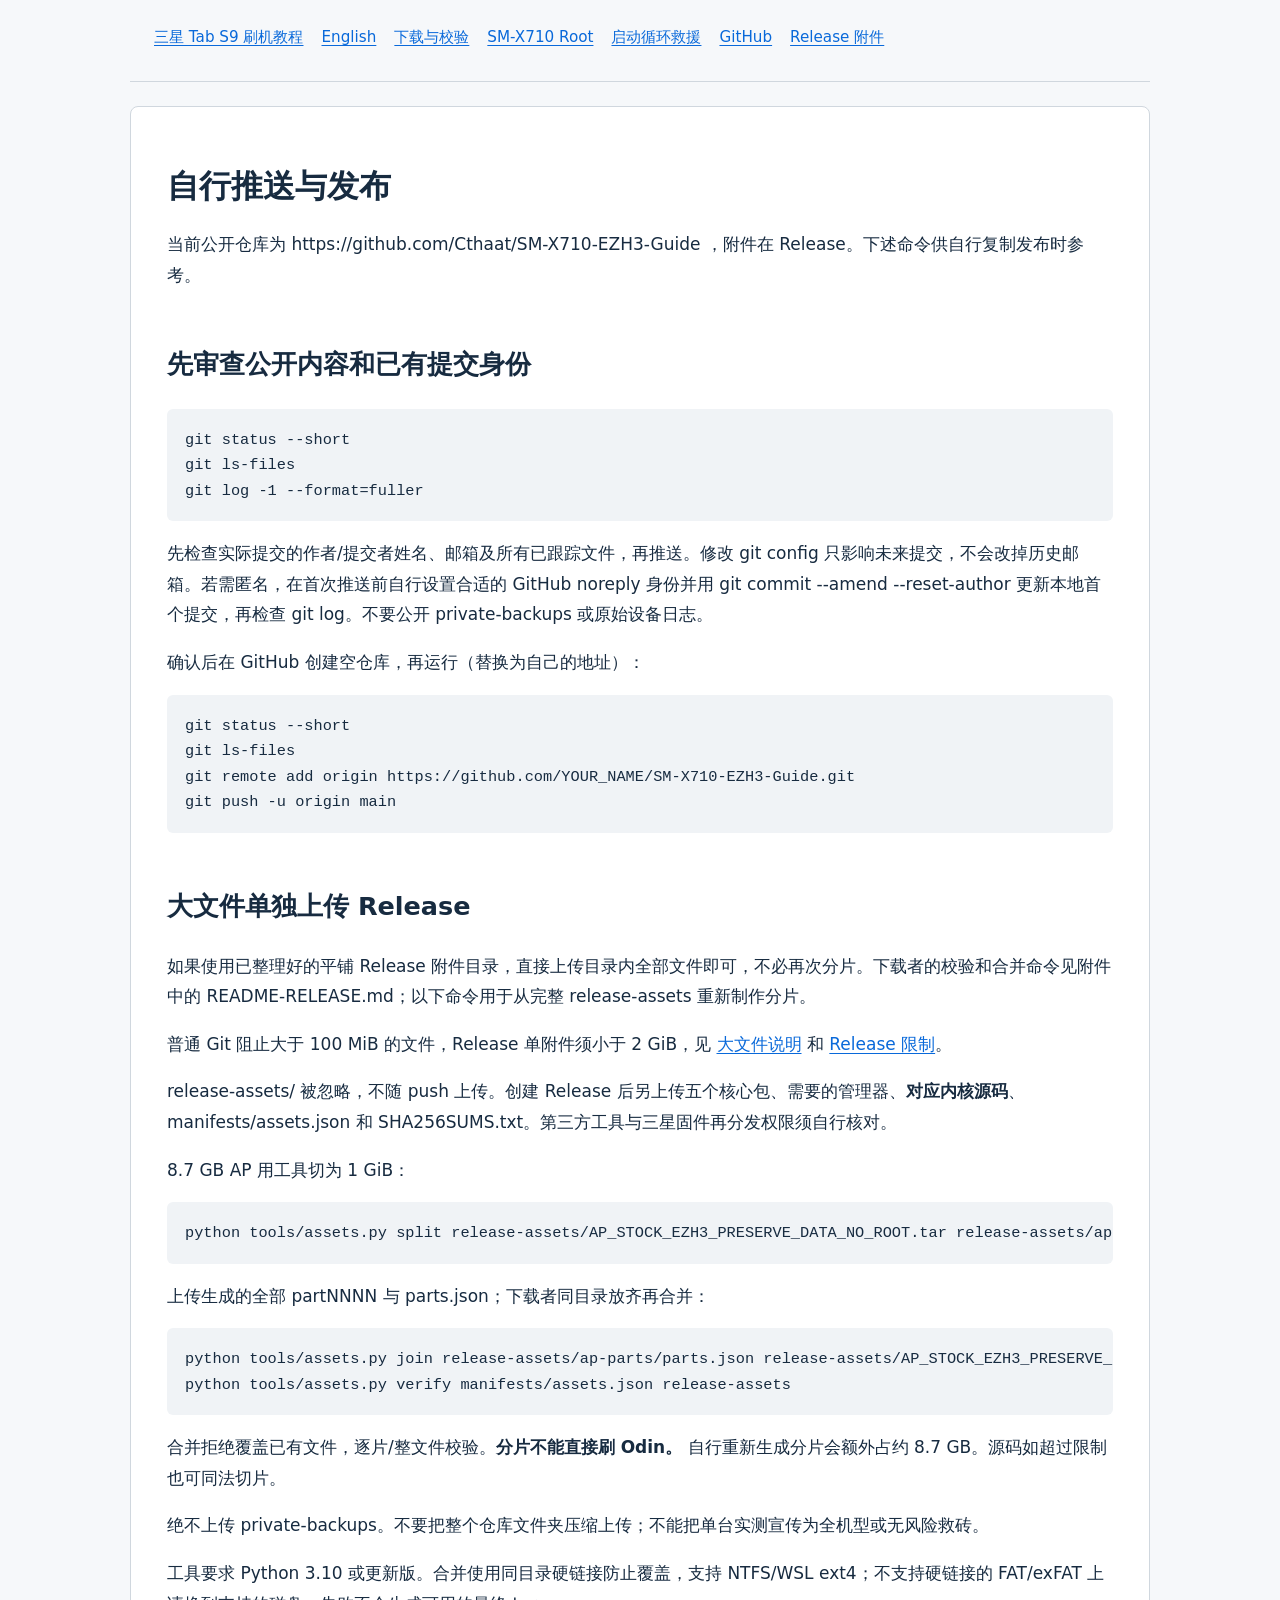
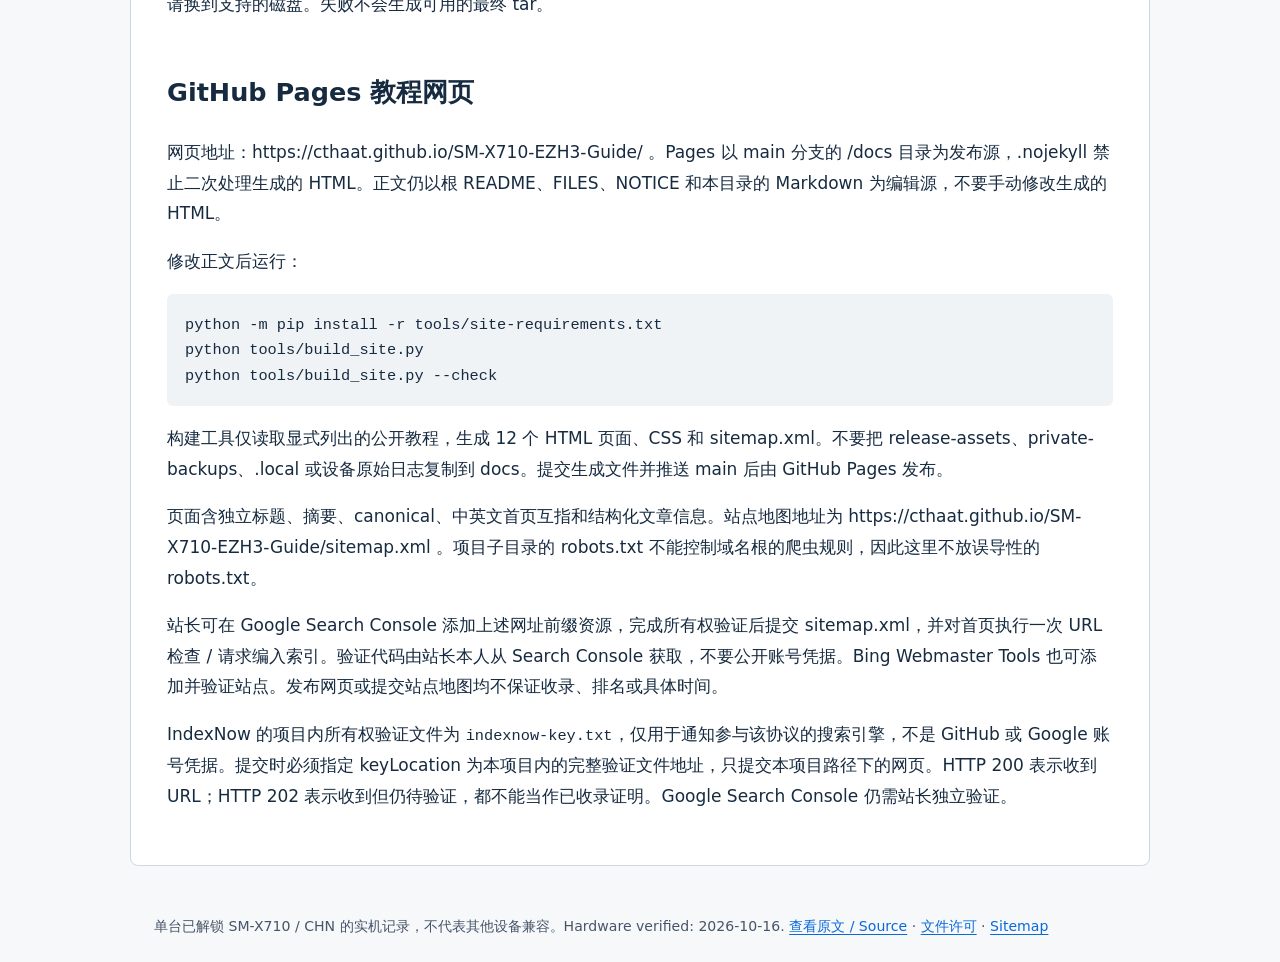
<file: docs/08-publishing.html>
<!doctype html>
<html lang="zh-CN"><head><meta charset="utf-8"><meta name="viewport" content="width=device-width, initial-scale=1">
<title>教程仓库、Release 附件与 GitHub Pages 发布方法</title><meta name="description" content="公开教程的提交检查、大文件分片上传、附件校验与静态网页更新方法。">
<meta name="robots" content="index,follow"><link rel="canonical" href="https://cthaat.github.io/SM-X710-EZH3-Guide/08-publishing.html">
<meta property="og:type" content="article"><meta property="og:title" content="教程仓库、Release 附件与 GitHub Pages 发布方法"><meta property="og:description" content="公开教程的提交检查、大文件分片上传、附件校验与静态网页更新方法。"><meta property="og:url" content="https://cthaat.github.io/SM-X710-EZH3-Guide/08-publishing.html"><meta property="og:site_name" content="SM-X710 EZH3 Guide"><meta name="twitter:card" content="summary">
<link rel="stylesheet" href="site.css"><script type="application/ld+json">{"@context": "https://schema.org", "@type": "TechArticle", "headline": "教程仓库、Release 附件与 GitHub Pages 发布方法", "description": "公开教程的提交检查、大文件分片上传、附件校验与静态网页更新方法。", "url": "https://cthaat.github.io/SM-X710-EZH3-Guide/08-publishing.html", "inLanguage": "zh-CN", "author": {"@type": "Person", "name": "Cthaat", "url": "https://github.com/Cthaat"}}</script></head>
<body><header><nav aria-label="Main navigation"><a href="./">三星 Tab S9 刷机教程</a><a href="en.html">English</a><a href="files.html">下载与校验</a><a href="03-root.html">SM-X710 Root</a><a href="04-rescue.html">启动循环救援</a><a href="https://github.com/Cthaat/SM-X710-EZH3-Guide">GitHub</a><a href="https://github.com/Cthaat/SM-X710-EZH3-Guide/releases/latest">Release 附件</a></nav></header>
<main><h1 id="自行推送与发布">自行推送与发布</h1>
<p>当前公开仓库为 https://github.com/Cthaat/SM-X710-EZH3-Guide ，附件在 Release。下述命令供自行复制发布时参考。</p>
<h2 id="先审查公开内容和已有提交身份">先审查公开内容和已有提交身份</h2>
<pre><code class="language-powershell">git status --short
git ls-files
git log -1 --format=fuller
</code></pre>
<p>先检查实际提交的作者/提交者姓名、邮箱及所有已跟踪文件，再推送。修改 git config 只影响未来提交，不会改掉历史邮箱。若需匿名，在首次推送前自行设置合适的 GitHub noreply 身份并用 git commit --amend --reset-author 更新本地首个提交，再检查 git log。不要公开 private-backups 或原始设备日志。</p>
<p>确认后在 GitHub 创建空仓库，再运行（替换为自己的地址）：</p>
<pre><code class="language-powershell">git status --short
git ls-files
git remote add origin https://github.com/YOUR_NAME/SM-X710-EZH3-Guide.git
git push -u origin main
</code></pre>
<h2 id="大文件单独上传-release">大文件单独上传 Release</h2>
<p>如果使用已整理好的平铺 Release 附件目录，直接上传目录内全部文件即可，不必再次分片。下载者的校验和合并命令见附件中的 README-RELEASE.md；以下命令用于从完整 release-assets 重新制作分片。</p>
<p>普通 Git 阻止大于 100 MiB 的文件，Release 单附件须小于 2 GiB，见 <a href="https://docs.github.com/en/repositories/working-with-files/managing-large-files/about-large-files-on-github">大文件说明</a> 和 <a href="https://docs.github.com/en/repositories/releasing-projects-on-github/about-releases">Release 限制</a>。</p>
<p>release-assets/ 被忽略，不随 push 上传。创建 Release 后另上传五个核心包、需要的管理器、<strong>对应内核源码</strong>、manifests/assets.json 和 SHA256SUMS.txt。第三方工具与三星固件再分发权限须自行核对。</p>
<p>8.7 GB AP 用工具切为 1 GiB：</p>
<pre><code class="language-powershell">python tools/assets.py split release-assets/AP_STOCK_EZH3_PRESERVE_DATA_NO_ROOT.tar release-assets/ap-parts
</code></pre>
<p>上传生成的全部 partNNNN 与 parts.json；下载者同目录放齐再合并：</p>
<pre><code class="language-powershell">python tools/assets.py join release-assets/ap-parts/parts.json release-assets/AP_STOCK_EZH3_PRESERVE_DATA_NO_ROOT.tar
python tools/assets.py verify manifests/assets.json release-assets
</code></pre>
<p>合并拒绝覆盖已有文件，逐片/整文件校验。<strong>分片不能直接刷 Odin。</strong> 自行重新生成分片会额外占约 8.7 GB。源码如超过限制也可同法切片。</p>
<p>绝不上传 private-backups。不要把整个仓库文件夹压缩上传；不能把单台实测宣传为全机型或无风险救砖。</p>
<p>工具要求 Python 3.10 或更新版。合并使用同目录硬链接防止覆盖，支持 NTFS/WSL ext4；不支持硬链接的 FAT/exFAT 上请换到支持的磁盘。失败不会生成可用的最终 tar。</p>
<h2 id="github-pages-教程网页">GitHub Pages 教程网页</h2>
<p>网页地址：https://cthaat.github.io/SM-X710-EZH3-Guide/ 。Pages 以 main 分支的 /docs 目录为发布源，.nojekyll 禁止二次处理生成的 HTML。正文仍以根 README、FILES、NOTICE 和本目录的 Markdown 为编辑源，不要手动修改生成的 HTML。</p>
<p>修改正文后运行：</p>
<pre><code class="language-powershell">python -m pip install -r tools/site-requirements.txt
python tools/build_site.py
python tools/build_site.py --check
</code></pre>
<p>构建工具仅读取显式列出的公开教程，生成 12 个 HTML 页面、CSS 和 sitemap.xml。不要把 release-assets、private-backups、.local 或设备原始日志复制到 docs。提交生成文件并推送 main 后由 GitHub Pages 发布。</p>
<p>页面含独立标题、摘要、canonical、中英文首页互指和结构化文章信息。站点地图地址为 https://cthaat.github.io/SM-X710-EZH3-Guide/sitemap.xml 。项目子目录的 robots.txt 不能控制域名根的爬虫规则，因此这里不放误导性的 robots.txt。</p>
<p>站长可在 Google Search Console 添加上述网址前缀资源，完成所有权验证后提交 sitemap.xml，并对首页执行一次 URL 检查 / 请求编入索引。验证代码由站长本人从 Search Console 获取，不要公开账号凭据。Bing Webmaster Tools 也可添加并验证站点。发布网页或提交站点地图均不保证收录、排名或具体时间。</p>
<p>IndexNow 的项目内所有权验证文件为 <code>indexnow-key.txt</code>，仅用于通知参与该协议的搜索引擎，不是 GitHub 或 Google 账号凭据。提交时必须指定 keyLocation 为本项目内的完整验证文件地址，只提交本项目路径下的网页。HTTP 200 表示收到 URL；HTTP 202 表示收到但仍待验证，都不能当作已收录证明。Google Search Console 仍需站长独立验证。</p>
</main>
<footer>单台已解锁 SM-X710 / CHN 的实机记录，不代表其他设备兼容。Hardware verified: 2026-10-16. <a href="https://github.com/Cthaat/SM-X710-EZH3-Guide/blob/main/docs/08-publishing.md">查看原文 / Source</a> · <a href="notice.html">文件许可</a> · <a href="sitemap.xml">Sitemap</a></footer></body></html>
</file>
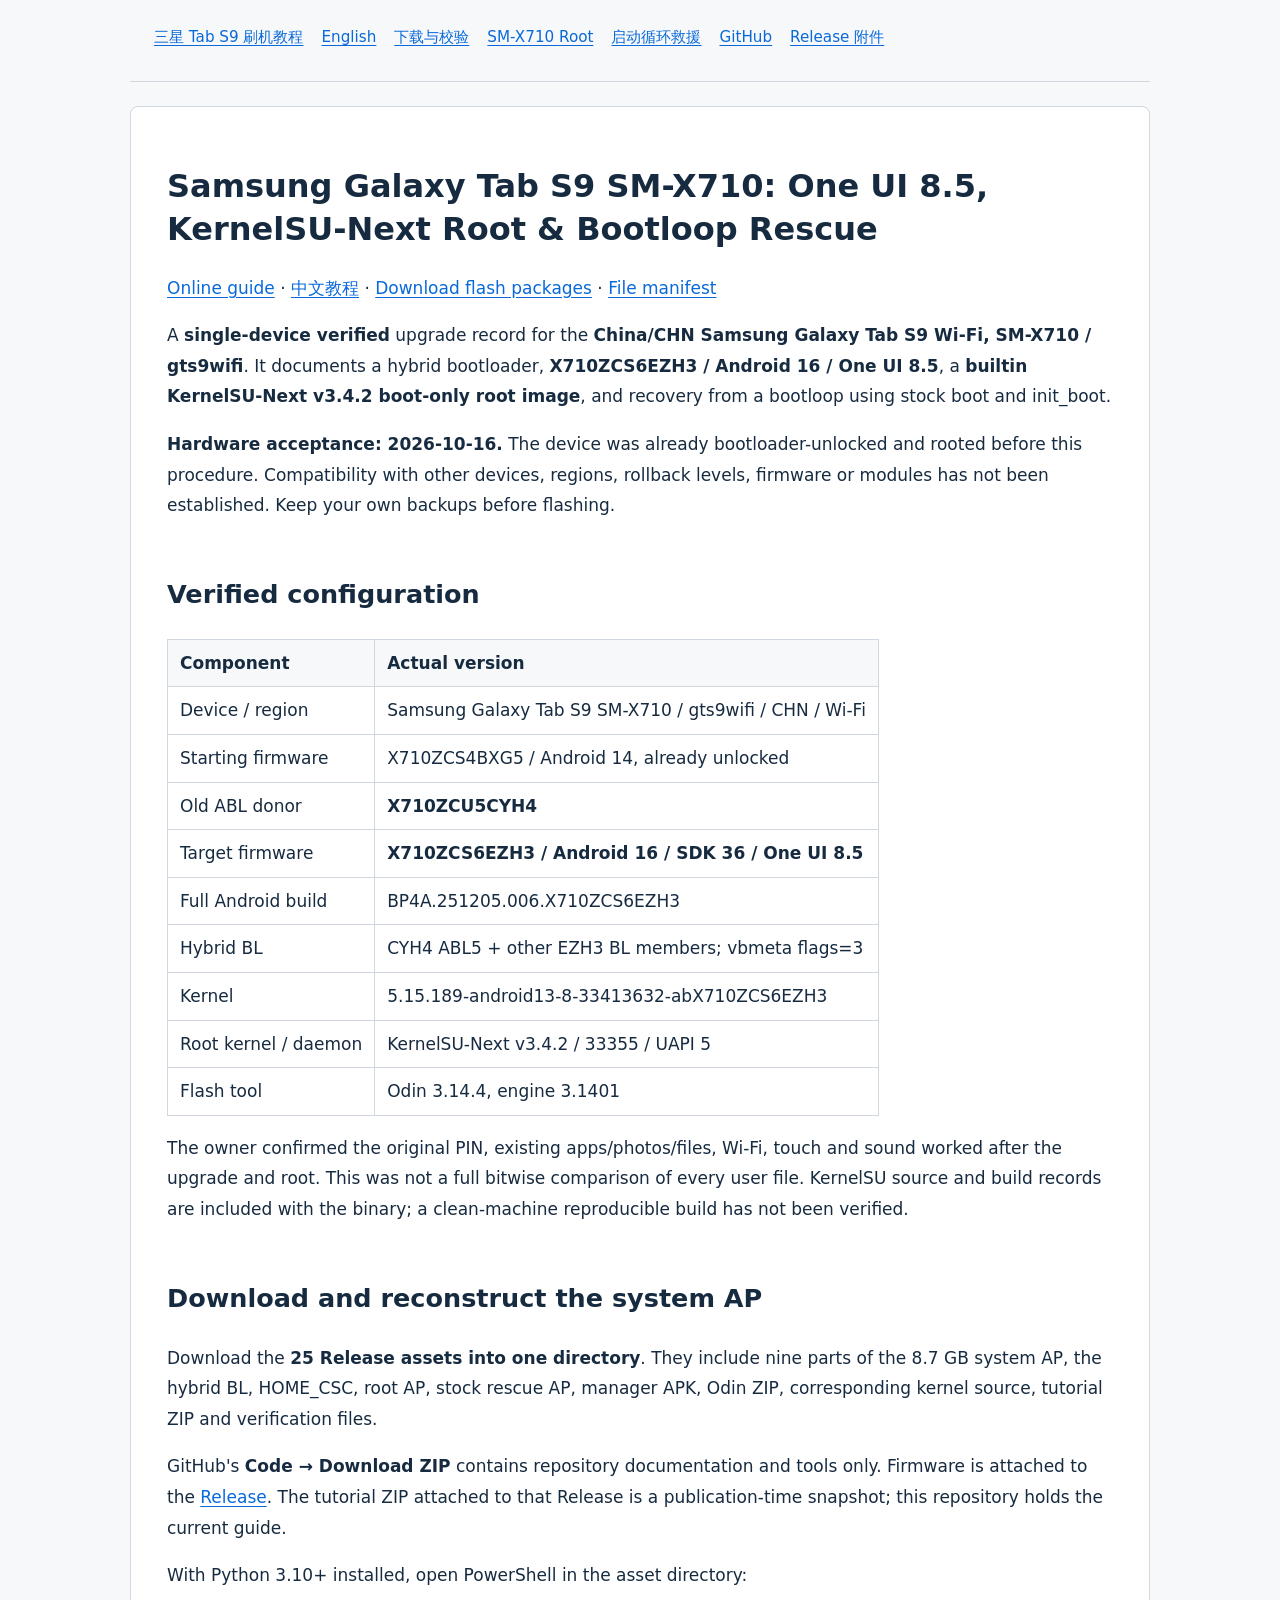
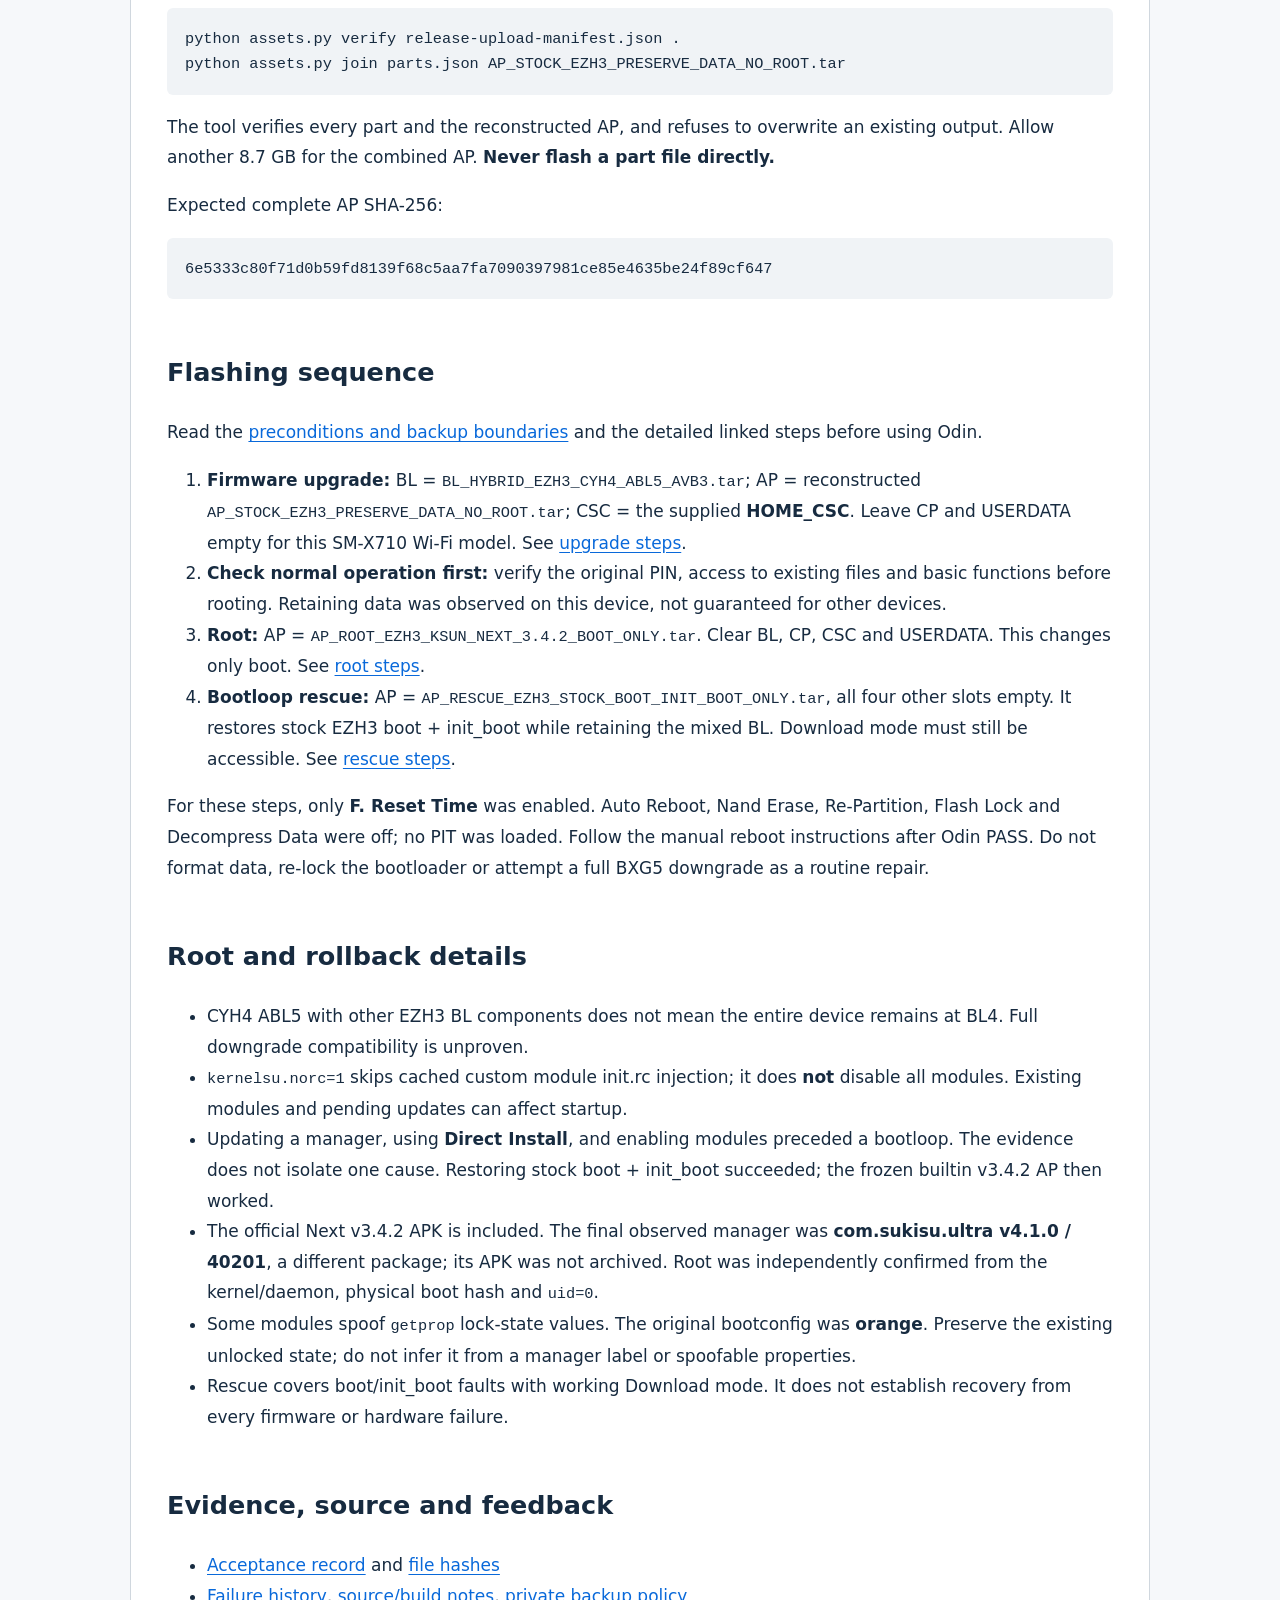
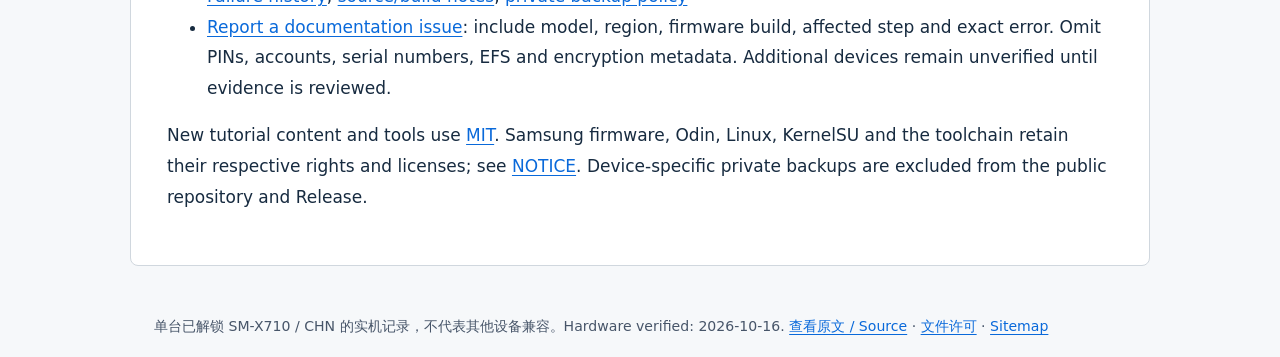
<file: docs/en.html>
<!doctype html>
<html lang="en"><head><meta charset="utf-8"><meta name="viewport" content="width=device-width, initial-scale=1">
<title>Samsung Tab S9 SM-X710 Root, One UI 8.5 EZH3 Upgrade &amp; Rescue</title><meta name="description" content="Single-device verified China SM-X710 / gts9wifi guide: Android 16 firmware upgrade, hybrid bootloader, KernelSU-Next 3.4.2 root and stock boot/init_boot bootloop rescue.">
<meta name="robots" content="index,follow"><link rel="canonical" href="https://cthaat.github.io/SM-X710-EZH3-Guide/en.html"><link rel="alternate" hreflang="zh-CN" href="https://cthaat.github.io/SM-X710-EZH3-Guide/"><link rel="alternate" hreflang="en" href="https://cthaat.github.io/SM-X710-EZH3-Guide/en.html"><link rel="alternate" hreflang="x-default" href="https://cthaat.github.io/SM-X710-EZH3-Guide/">
<meta property="og:type" content="article"><meta property="og:title" content="Samsung Tab S9 SM-X710 Root, One UI 8.5 EZH3 Upgrade &amp; Rescue"><meta property="og:description" content="Single-device verified China SM-X710 / gts9wifi guide: Android 16 firmware upgrade, hybrid bootloader, KernelSU-Next 3.4.2 root and stock boot/init_boot bootloop rescue."><meta property="og:url" content="https://cthaat.github.io/SM-X710-EZH3-Guide/en.html"><meta property="og:site_name" content="SM-X710 EZH3 Guide"><meta name="twitter:card" content="summary">
<link rel="stylesheet" href="site.css"><script type="application/ld+json">{"@context": "https://schema.org", "@type": "TechArticle", "headline": "Samsung Tab S9 SM-X710 Root, One UI 8.5 EZH3 Upgrade & Rescue", "description": "Single-device verified China SM-X710 / gts9wifi guide: Android 16 firmware upgrade, hybrid bootloader, KernelSU-Next 3.4.2 root and stock boot/init_boot bootloop rescue.", "url": "https://cthaat.github.io/SM-X710-EZH3-Guide/en.html", "inLanguage": "en", "author": {"@type": "Person", "name": "Cthaat", "url": "https://github.com/Cthaat"}}</script></head>
<body><header><nav aria-label="Main navigation"><a href="./">三星 Tab S9 刷机教程</a><a href="en.html">English</a><a href="files.html">下载与校验</a><a href="03-root.html">SM-X710 Root</a><a href="04-rescue.html">启动循环救援</a><a href="https://github.com/Cthaat/SM-X710-EZH3-Guide">GitHub</a><a href="https://github.com/Cthaat/SM-X710-EZH3-Guide/releases/latest">Release 附件</a></nav></header>
<main><h1 id="samsung-galaxy-tab-s9-sm-x710-one-ui-85-kernelsu-next-root--bootloop-rescue">Samsung Galaxy Tab S9 SM-X710: One UI 8.5, KernelSU-Next Root &amp; Bootloop Rescue</h1>
<p><a href="https://cthaat.github.io/SM-X710-EZH3-Guide/en.html">Online guide</a> · <a href="index.html">中文教程</a> · <a href="https://github.com/Cthaat/SM-X710-EZH3-Guide/releases/tag/v1.0-ezh3-ksun342">Download flash packages</a> · <a href="files.html">File manifest</a></p>
<p>A <strong>single-device verified</strong> upgrade record for the <strong>China/CHN Samsung Galaxy Tab S9 Wi-Fi, SM-X710 / gts9wifi</strong>. It documents a hybrid bootloader, <strong>X710ZCS6EZH3 / Android 16 / One UI 8.5</strong>, a <strong>builtin KernelSU-Next v3.4.2 boot-only root image</strong>, and recovery from a bootloop using stock boot and init_boot.</p>
<p><strong>Hardware acceptance: 2026-10-16.</strong> The device was already bootloader-unlocked and rooted before this procedure. Compatibility with other devices, regions, rollback levels, firmware or modules has not been established. Keep your own backups before flashing.</p>
<h2 id="verified-configuration">Verified configuration</h2>
<table>
<thead>
<tr>
<th>Component</th>
<th>Actual version</th>
</tr>
</thead>
<tbody>
<tr>
<td>Device / region</td>
<td>Samsung Galaxy Tab S9 SM-X710 / gts9wifi / CHN / Wi-Fi</td>
</tr>
<tr>
<td>Starting firmware</td>
<td>X710ZCS4BXG5 / Android 14, already unlocked</td>
</tr>
<tr>
<td>Old ABL donor</td>
<td><strong>X710ZCU5CYH4</strong></td>
</tr>
<tr>
<td>Target firmware</td>
<td><strong>X710ZCS6EZH3 / Android 16 / SDK 36 / One UI 8.5</strong></td>
</tr>
<tr>
<td>Full Android build</td>
<td>BP4A.251205.006.X710ZCS6EZH3</td>
</tr>
<tr>
<td>Hybrid BL</td>
<td>CYH4 ABL5 + other EZH3 BL members; vbmeta flags=3</td>
</tr>
<tr>
<td>Kernel</td>
<td>5.15.189-android13-8-33413632-abX710ZCS6EZH3</td>
</tr>
<tr>
<td>Root kernel / daemon</td>
<td>KernelSU-Next v3.4.2 / 33355 / UAPI 5</td>
</tr>
<tr>
<td>Flash tool</td>
<td>Odin 3.14.4, engine 3.1401</td>
</tr>
</tbody>
</table>
<p>The owner confirmed the original PIN, existing apps/photos/files, Wi-Fi, touch and sound worked after the upgrade and root. This was not a full bitwise comparison of every user file. KernelSU source and build records are included with the binary; a clean-machine reproducible build has not been verified.</p>
<h2 id="download-and-reconstruct-the-system-ap">Download and reconstruct the system AP</h2>
<p>Download the <strong>25 Release assets into one directory</strong>. They include nine parts of the 8.7 GB system AP, the hybrid BL, HOME_CSC, root AP, stock rescue AP, manager APK, Odin ZIP, corresponding kernel source, tutorial ZIP and verification files.</p>
<p>GitHub's <strong>Code → Download ZIP</strong> contains repository documentation and tools only. Firmware is attached to the <a href="https://github.com/Cthaat/SM-X710-EZH3-Guide/releases/tag/v1.0-ezh3-ksun342">Release</a>. The tutorial ZIP attached to that Release is a publication-time snapshot; this repository holds the current guide.</p>
<p>With Python 3.10+ installed, open PowerShell in the asset directory:</p>
<pre><code class="language-powershell">python assets.py verify release-upload-manifest.json .
python assets.py join parts.json AP_STOCK_EZH3_PRESERVE_DATA_NO_ROOT.tar
</code></pre>
<p>The tool verifies every part and the reconstructed AP, and refuses to overwrite an existing output. Allow another 8.7 GB for the combined AP. <strong>Never flash a part file directly.</strong></p>
<p>Expected complete AP SHA-256:</p>
<pre><code class="language-text">6e5333c80f71d0b59fd8139f68c5aa7fa7090397981ce85e4635be24f89cf647
</code></pre>
<h2 id="flashing-sequence">Flashing sequence</h2>
<p>Read the <a href="01-preparation.html">preconditions and backup boundaries</a> and the detailed linked steps before using Odin.</p>
<ol>
<li><strong>Firmware upgrade:</strong> BL = <code>BL_HYBRID_EZH3_CYH4_ABL5_AVB3.tar</code>; AP = reconstructed <code>AP_STOCK_EZH3_PRESERVE_DATA_NO_ROOT.tar</code>; CSC = the supplied <strong>HOME_CSC</strong>. Leave CP and USERDATA empty for this SM-X710 Wi-Fi model. See <a href="02-upgrade.html">upgrade steps</a>.</li>
<li><strong>Check normal operation first:</strong> verify the original PIN, access to existing files and basic functions before rooting. Retaining data was observed on this device, not guaranteed for other devices.</li>
<li><strong>Root:</strong> AP = <code>AP_ROOT_EZH3_KSUN_NEXT_3.4.2_BOOT_ONLY.tar</code>. Clear BL, CP, CSC and USERDATA. This changes only boot. See <a href="03-root.html">root steps</a>.</li>
<li><strong>Bootloop rescue:</strong> AP = <code>AP_RESCUE_EZH3_STOCK_BOOT_INIT_BOOT_ONLY.tar</code>, all four other slots empty. It restores stock EZH3 boot + init_boot while retaining the mixed BL. Download mode must still be accessible. See <a href="04-rescue.html">rescue steps</a>.</li>
</ol>
<p>For these steps, only <strong>F. Reset Time</strong> was enabled. Auto Reboot, Nand Erase, Re-Partition, Flash Lock and Decompress Data were off; no PIT was loaded. Follow the manual reboot instructions after Odin PASS. Do not format data, re-lock the bootloader or attempt a full BXG5 downgrade as a routine repair.</p>
<h2 id="root-and-rollback-details">Root and rollback details</h2>
<ul>
<li>CYH4 ABL5 with other EZH3 BL components does not mean the entire device remains at BL4. Full downgrade compatibility is unproven.</li>
<li><code>kernelsu.norc=1</code> skips cached custom module init.rc injection; it does <strong>not</strong> disable all modules. Existing modules and pending updates can affect startup.</li>
<li>Updating a manager, using <strong>Direct Install</strong>, and enabling modules preceded a bootloop. The evidence does not isolate one cause. Restoring stock boot + init_boot succeeded; the frozen builtin v3.4.2 AP then worked.</li>
<li>The official Next v3.4.2 APK is included. The final observed manager was <strong>com.sukisu.ultra v4.1.0 / 40201</strong>, a different package; its APK was not archived. Root was independently confirmed from the kernel/daemon, physical boot hash and <code>uid=0</code>.</li>
<li>Some modules spoof <code>getprop</code> lock-state values. The original bootconfig was <strong>orange</strong>. Preserve the existing unlocked state; do not infer it from a manager label or spoofable properties.</li>
<li>Rescue covers boot/init_boot faults with working Download mode. It does not establish recovery from every firmware or hardware failure.</li>
</ul>
<h2 id="evidence-source-and-feedback">Evidence, source and feedback</h2>
<ul>
<li><a href="https://github.com/Cthaat/SM-X710-EZH3-Guide/blob/main/evidence/acceptance.json">Acceptance record</a> and <a href="https://github.com/Cthaat/SM-X710-EZH3-Guide/blob/main/manifests/SHA256SUMS.txt">file hashes</a></li>
<li><a href="05-failures.html">Failure history</a>, <a href="07-source.html">source/build notes</a>, <a href="06-backups.html">private backup policy</a></li>
<li><a href="https://github.com/Cthaat/SM-X710-EZH3-Guide/issues">Report a documentation issue</a>: include model, region, firmware build, affected step and exact error. Omit PINs, accounts, serial numbers, EFS and encryption metadata. Additional devices remain unverified until evidence is reviewed.</li>
</ul>
<p>New tutorial content and tools use <a href="https://github.com/Cthaat/SM-X710-EZH3-Guide/blob/main/LICENSE">MIT</a>. Samsung firmware, Odin, Linux, KernelSU and the toolchain retain their respective rights and licenses; see <a href="notice.html">NOTICE</a>. Device-specific private backups are excluded from the public repository and Release.</p>
</main>
<footer>单台已解锁 SM-X710 / CHN 的实机记录，不代表其他设备兼容。Hardware verified: 2026-10-16. <a href="https://github.com/Cthaat/SM-X710-EZH3-Guide/blob/main/README.en.md">查看原文 / Source</a> · <a href="notice.html">文件许可</a> · <a href="sitemap.xml">Sitemap</a></footer></body></html>
</file>
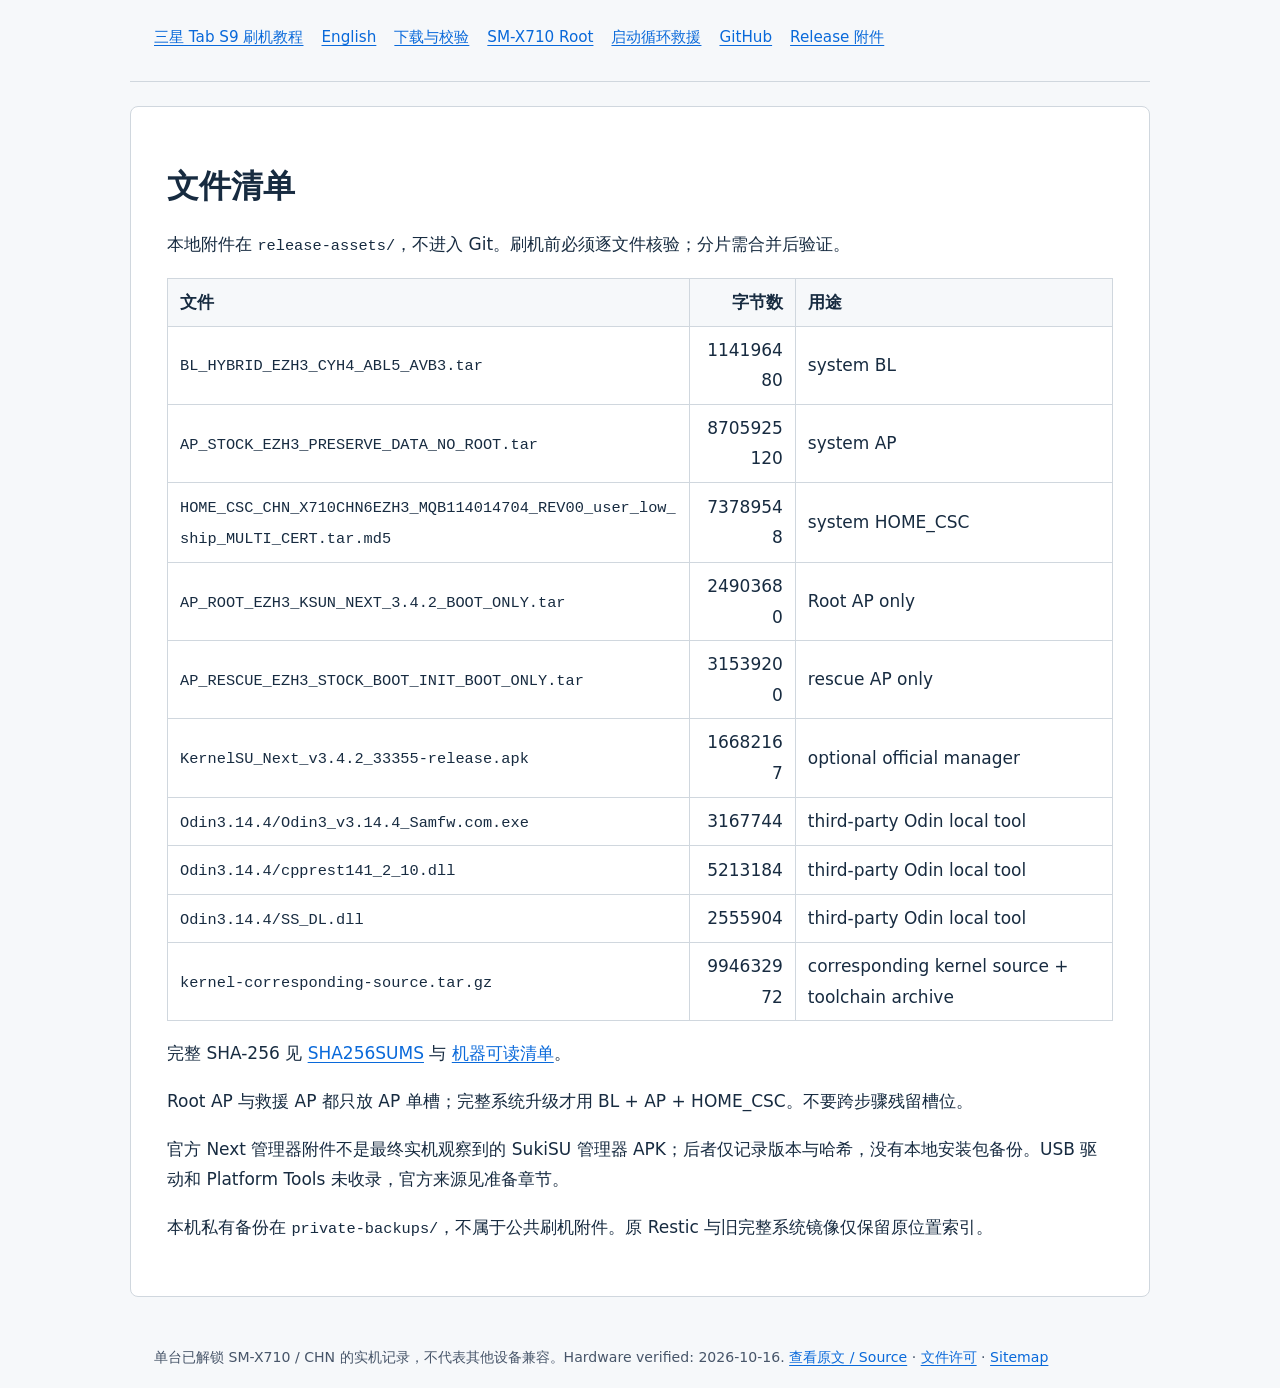
<file: docs/files.html>
<!doctype html>
<html lang="zh-CN"><head><meta charset="utf-8"><meta name="viewport" content="width=device-width, initial-scale=1">
<title>SM-X710 刷机包、Root 包与救援包下载和 SHA-256 校验</title><meta name="description" content="三星 Tab S9 EZH3 Release 文件清单、AP 分片合并、混合 BL、HOME_CSC、Root 与救援包用途及哈希校验。">
<meta name="robots" content="index,follow"><link rel="canonical" href="https://cthaat.github.io/SM-X710-EZH3-Guide/files.html">
<meta property="og:type" content="article"><meta property="og:title" content="SM-X710 刷机包、Root 包与救援包下载和 SHA-256 校验"><meta property="og:description" content="三星 Tab S9 EZH3 Release 文件清单、AP 分片合并、混合 BL、HOME_CSC、Root 与救援包用途及哈希校验。"><meta property="og:url" content="https://cthaat.github.io/SM-X710-EZH3-Guide/files.html"><meta property="og:site_name" content="SM-X710 EZH3 Guide"><meta name="twitter:card" content="summary">
<link rel="stylesheet" href="site.css"><script type="application/ld+json">{"@context": "https://schema.org", "@type": "TechArticle", "headline": "SM-X710 刷机包、Root 包与救援包下载和 SHA-256 校验", "description": "三星 Tab S9 EZH3 Release 文件清单、AP 分片合并、混合 BL、HOME_CSC、Root 与救援包用途及哈希校验。", "url": "https://cthaat.github.io/SM-X710-EZH3-Guide/files.html", "inLanguage": "zh-CN", "author": {"@type": "Person", "name": "Cthaat", "url": "https://github.com/Cthaat"}}</script></head>
<body><header><nav aria-label="Main navigation"><a href="./">三星 Tab S9 刷机教程</a><a href="en.html">English</a><a href="files.html">下载与校验</a><a href="03-root.html">SM-X710 Root</a><a href="04-rescue.html">启动循环救援</a><a href="https://github.com/Cthaat/SM-X710-EZH3-Guide">GitHub</a><a href="https://github.com/Cthaat/SM-X710-EZH3-Guide/releases/latest">Release 附件</a></nav></header>
<main><h1 id="文件清单">文件清单</h1>
<p>本地附件在 <code>release-assets/</code>，不进入 Git。刷机前必须逐文件核验；分片需合并后验证。</p>
<table>
<thead>
<tr>
<th>文件</th>
<th style="text-align:right">字节数</th>
<th>用途</th>
</tr>
</thead>
<tbody>
<tr>
<td><code>BL_HYBRID_EZH3_CYH4_ABL5_AVB3.tar</code></td>
<td style="text-align:right">114196480</td>
<td>system BL</td>
</tr>
<tr>
<td><code>AP_STOCK_EZH3_PRESERVE_DATA_NO_ROOT.tar</code></td>
<td style="text-align:right">8705925120</td>
<td>system AP</td>
</tr>
<tr>
<td><code>HOME_CSC_CHN_X710CHN6EZH3_MQB114014704_REV00_user_low_ship_MULTI_CERT.tar.md5</code></td>
<td style="text-align:right">73789548</td>
<td>system HOME_CSC</td>
</tr>
<tr>
<td><code>AP_ROOT_EZH3_KSUN_NEXT_3.4.2_BOOT_ONLY.tar</code></td>
<td style="text-align:right">24903680</td>
<td>Root AP only</td>
</tr>
<tr>
<td><code>AP_RESCUE_EZH3_STOCK_BOOT_INIT_BOOT_ONLY.tar</code></td>
<td style="text-align:right">31539200</td>
<td>rescue AP only</td>
</tr>
<tr>
<td><code>KernelSU_Next_v3.4.2_33355-release.apk</code></td>
<td style="text-align:right">16682167</td>
<td>optional official manager</td>
</tr>
<tr>
<td><code>Odin3.14.4/Odin3_v3.14.4_Samfw.com.exe</code></td>
<td style="text-align:right">3167744</td>
<td>third-party Odin local tool</td>
</tr>
<tr>
<td><code>Odin3.14.4/cpprest141_2_10.dll</code></td>
<td style="text-align:right">5213184</td>
<td>third-party Odin local tool</td>
</tr>
<tr>
<td><code>Odin3.14.4/SS_DL.dll</code></td>
<td style="text-align:right">2555904</td>
<td>third-party Odin local tool</td>
</tr>
<tr>
<td><code>kernel-corresponding-source.tar.gz</code></td>
<td style="text-align:right">994632972</td>
<td>corresponding kernel source + toolchain archive</td>
</tr>
</tbody>
</table>
<p>完整 SHA-256 见 <a href="https://github.com/Cthaat/SM-X710-EZH3-Guide/blob/main/manifests/SHA256SUMS.txt">SHA256SUMS</a> 与 <a href="https://github.com/Cthaat/SM-X710-EZH3-Guide/blob/main/manifests/assets.json">机器可读清单</a>。</p>
<p>Root AP 与救援 AP 都只放 AP 单槽；完整系统升级才用 BL + AP + HOME_CSC。不要跨步骤残留槽位。</p>
<p>官方 Next 管理器附件不是最终实机观察到的 SukiSU 管理器 APK；后者仅记录版本与哈希，没有本地安装包备份。USB 驱动和 Platform Tools 未收录，官方来源见准备章节。</p>
<p>本机私有备份在 <code>private-backups/</code>，不属于公共刷机附件。原 Restic 与旧完整系统镜像仅保留原位置索引。</p>
</main>
<footer>单台已解锁 SM-X710 / CHN 的实机记录，不代表其他设备兼容。Hardware verified: 2026-10-16. <a href="https://github.com/Cthaat/SM-X710-EZH3-Guide/blob/main/FILES.md">查看原文 / Source</a> · <a href="notice.html">文件许可</a> · <a href="sitemap.xml">Sitemap</a></footer></body></html>
</file>
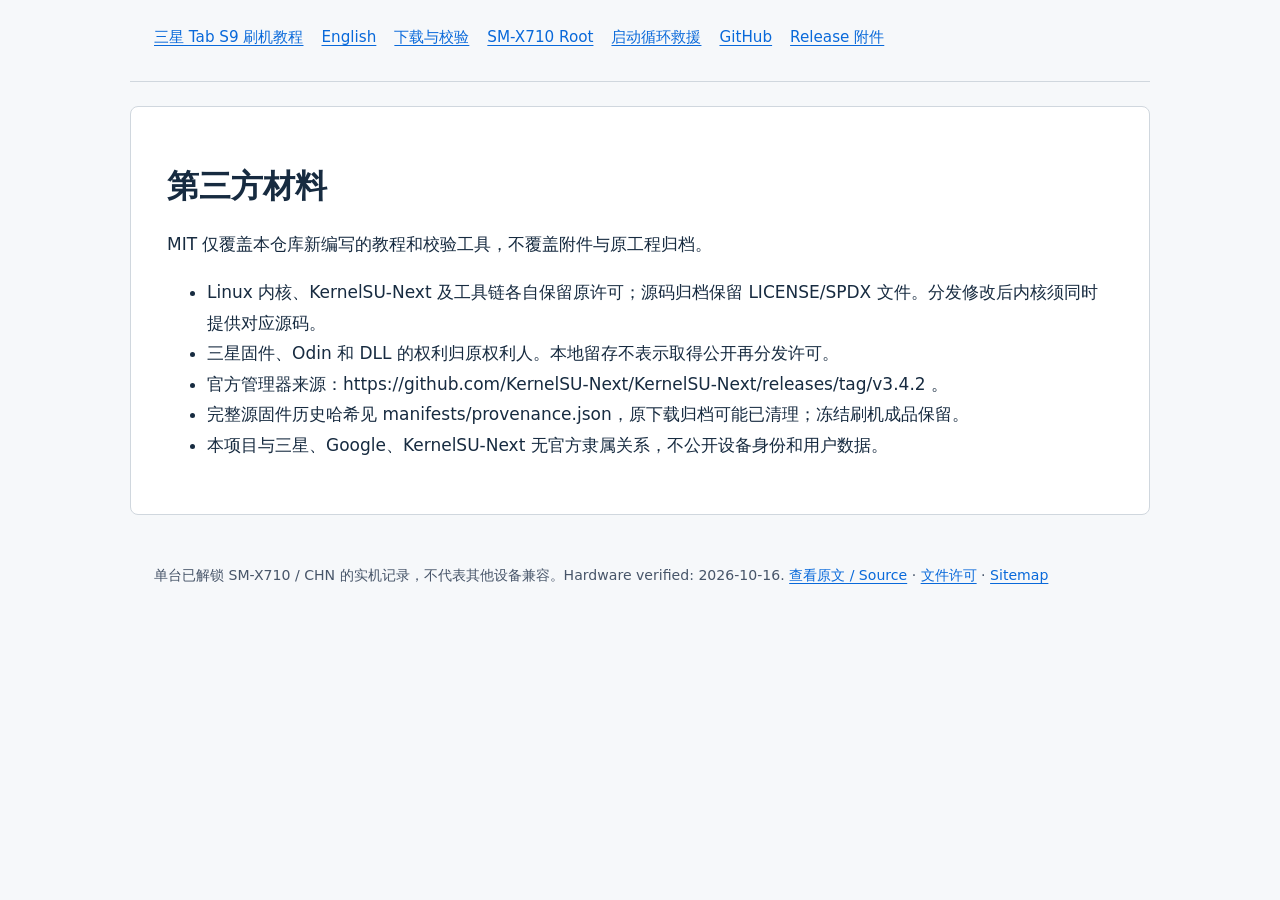
<file: docs/notice.html>
<!doctype html>
<html lang="zh-CN"><head><meta charset="utf-8"><meta name="viewport" content="width=device-width, initial-scale=1">
<title>第三方文件与许可说明</title><meta name="description" content="Samsung 固件、Odin、Linux 与 KernelSU-Next 的来源、许可和分发边界。">
<meta name="robots" content="index,follow"><link rel="canonical" href="https://cthaat.github.io/SM-X710-EZH3-Guide/notice.html">
<meta property="og:type" content="article"><meta property="og:title" content="第三方文件与许可说明"><meta property="og:description" content="Samsung 固件、Odin、Linux 与 KernelSU-Next 的来源、许可和分发边界。"><meta property="og:url" content="https://cthaat.github.io/SM-X710-EZH3-Guide/notice.html"><meta property="og:site_name" content="SM-X710 EZH3 Guide"><meta name="twitter:card" content="summary">
<link rel="stylesheet" href="site.css"><script type="application/ld+json">{"@context": "https://schema.org", "@type": "TechArticle", "headline": "第三方文件与许可说明", "description": "Samsung 固件、Odin、Linux 与 KernelSU-Next 的来源、许可和分发边界。", "url": "https://cthaat.github.io/SM-X710-EZH3-Guide/notice.html", "inLanguage": "zh-CN", "author": {"@type": "Person", "name": "Cthaat", "url": "https://github.com/Cthaat"}}</script></head>
<body><header><nav aria-label="Main navigation"><a href="./">三星 Tab S9 刷机教程</a><a href="en.html">English</a><a href="files.html">下载与校验</a><a href="03-root.html">SM-X710 Root</a><a href="04-rescue.html">启动循环救援</a><a href="https://github.com/Cthaat/SM-X710-EZH3-Guide">GitHub</a><a href="https://github.com/Cthaat/SM-X710-EZH3-Guide/releases/latest">Release 附件</a></nav></header>
<main><h1 id="第三方材料">第三方材料</h1>
<p>MIT 仅覆盖本仓库新编写的教程和校验工具，不覆盖附件与原工程归档。</p>
<ul>
<li>Linux 内核、KernelSU-Next 及工具链各自保留原许可；源码归档保留 LICENSE/SPDX 文件。分发修改后内核须同时提供对应源码。</li>
<li>三星固件、Odin 和 DLL 的权利归原权利人。本地留存不表示取得公开再分发许可。</li>
<li>官方管理器来源：https://github.com/KernelSU-Next/KernelSU-Next/releases/tag/v3.4.2 。</li>
<li>完整源固件历史哈希见 manifests/provenance.json，原下载归档可能已清理；冻结刷机成品保留。</li>
<li>本项目与三星、Google、KernelSU-Next 无官方隶属关系，不公开设备身份和用户数据。</li>
</ul>
</main>
<footer>单台已解锁 SM-X710 / CHN 的实机记录，不代表其他设备兼容。Hardware verified: 2026-10-16. <a href="https://github.com/Cthaat/SM-X710-EZH3-Guide/blob/main/NOTICE.md">查看原文 / Source</a> · <a href="notice.html">文件许可</a> · <a href="sitemap.xml">Sitemap</a></footer></body></html>
</file>
<file: docs/site.css>
*{box-sizing:border-box}body{margin:0;color:#172b40;background:#f6f8fa;font:17px/1.8 system-ui,-apple-system,"Segoe UI",sans-serif}header,main,footer{max-width:1020px;margin:auto;padding:24px}header{border-bottom:1px solid #d0d7de}header a{display:inline-block;margin:0 18px 6px 0}a{color:#0969da;text-underline-offset:3px}main{overflow-wrap:anywhere;min-width:0;background:white;margin:24px auto;border:1px solid #d0d7de;border-radius:8px;padding:36px}h1{font-size:2rem;line-height:1.35}h2{margin-top:2em}h1,h2,h3{scroll-margin-top:20px}pre{padding:18px;background:#f0f3f6;border-radius:6px;overflow:auto;line-height:1.5}code{font-size:.9em;overflow-wrap:anywhere}pre code{overflow-wrap:normal}table{display:block;overflow:auto;border-collapse:collapse;max-width:100%}th,td{border:1px solid #d0d7de;padding:8px 12px;text-align:left}th{background:#f6f8fa}blockquote{margin-left:0;border-left:4px solid #0969da;padding-left:18px;color:#475569}img{max-width:100%;height:auto}footer{font-size:.88rem;color:#475569}nav{font-size:.95rem}@media(max-width:700px){body{font-size:16px}main{margin:0;border:0;border-radius:0;padding:20px}header,footer{padding:18px}h1{font-size:1.65rem}}
</file>
